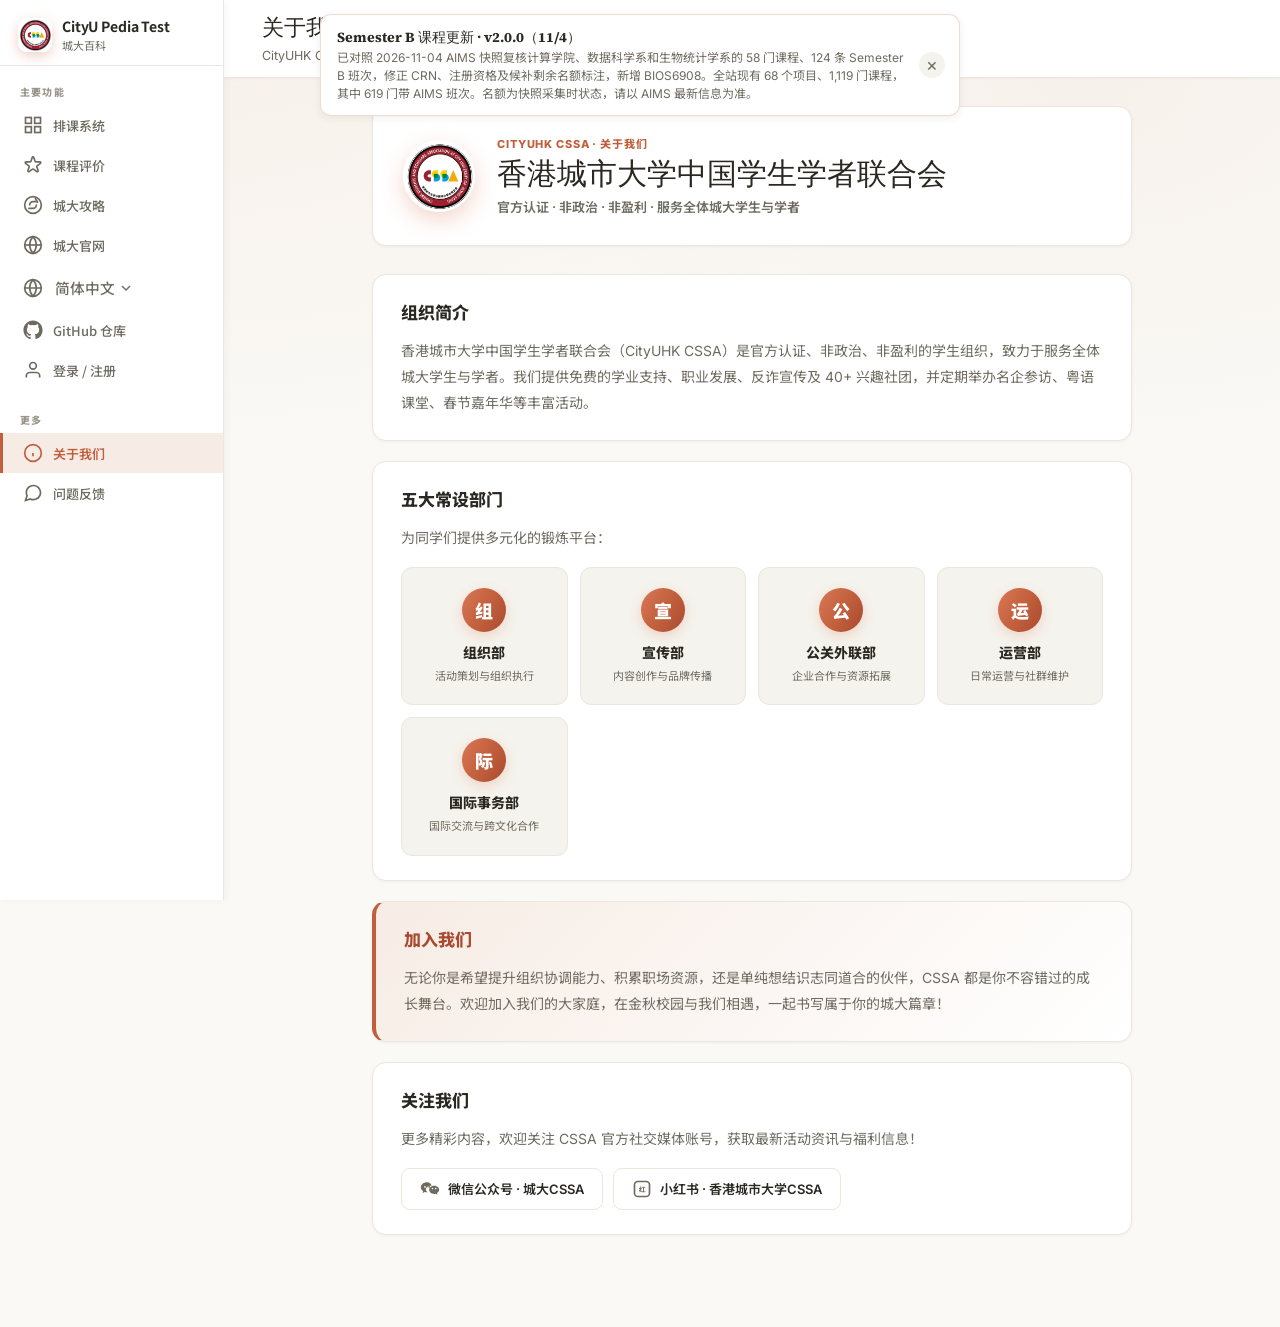
<file: about.html>
﻿<!doctype html>
<html lang="zh-CN">
  <head>
    <meta charset="UTF-8">
    <meta name="viewport" content="width=device-width, initial-scale=1.0">
    <meta name="description" content="关于我们 · 香港城市大学中国学生学者联合会 CityUHK CSSA">
    <title>关于我们 · CityU Pedia Test</title>
    <link rel="icon" type="image/png" href="assets/favicon.png">
    <link rel="preconnect" href="https://fonts.googleapis.com">
    <link rel="preconnect" href="https://fonts.gstatic.com" crossorigin>
    <link rel="stylesheet" href="https://fonts.googleapis.com/css2?family=Inter:wght@400;500;600;700&family=Noto+Sans+SC:wght@300;400;500;600;700&family=Source+Serif+4:opsz,wght@8..60,400;8..60,600;8..60,700&display=swap" media="print" onload="this.media='all'">
    <link rel="stylesheet" href="assets/styles.css?v=20261004a">
  </head>
  <body data-page="about">
    <aside class="sidebar" id="sidebar">
      <div class="sidebar-header">
        <a class="brand" href="index.html" aria-label="CityU Pedia Test 首页">
          <img class="brand-mark" src="assets/cssa-logo.png" alt="CSSA Logo">
          <span class="brand-text"><strong>CityU Pedia Test</strong><small>城大百科</small></span>
        </a>
      </div>
      <nav class="sidebar-menu" aria-label="主导航">
        <div class="menu-group">
          <span class="menu-group-title" data-i18n="nav.group.main">主要功能</span>
          <a class="menu-item" href="index.html">
            <svg viewBox="0 0 24 24" fill="none" stroke="currentColor" stroke-width="2" width="20" height="20" aria-hidden="true"><rect x="3" y="3" width="7" height="7" /><rect x="14" y="3" width="7" height="7" /><rect x="14" y="14" width="7" height="7" /><rect x="3" y="14" width="7" height="7" /></svg>
            <span data-i18n="nav.courses">排课系统</span>
          </a>
          <a class="menu-item" href="reviews.html">
            <svg viewBox="0 0 24 24" fill="none" stroke="currentColor" stroke-width="2" width="20" height="20" aria-hidden="true"><path d="M11.049 2.927c.3-.921 1.603-.921 1.902 0l1.519 4.674a1 1 0 0 0 .95.69h4.915c.969 0 1.371 1.24.588 1.81l-3.976 2.888a1 1 0 0 0-.363 1.118l1.518 4.674c.3.922-.755 1.688-1.538 1.118l-3.976-2.888a1 1 0 0 0-1.176 0l-3.976 2.888c-.783.57-1.838-.196-1.538-1.118l1.518-4.674a1 1 0 0 0-.363-1.118l-3.976-2.888c-.784-.57-.38-1.81.588-1.81h4.914a1 1 0 0 0 .951-.69l1.519-4.674z"/></svg>
            <span data-i18n="nav.reviews">课程评价</span>
          </a>
          <a class="menu-item" href="guide.html">
            <svg viewBox="0 0 24 24" fill="none" stroke="currentColor" stroke-width="2" stroke-linecap="round" stroke-linejoin="round" width="20" height="20" aria-hidden="true"><path d="M14.936 4.5 17.5 8.5"/><circle cx="12" cy="12" r="10"/><path d="M8 12a4 4 0 0 1 4-4h5"/><path d="M16 12a4 4 0 0 1-4 4H7"/></svg>
            <span data-i18n="nav.guide">城大攻略</span>
          </a>
          <a class="menu-item" href="https://www.cityu.edu.hk" target="_blank" rel="noopener noreferrer">
            <svg viewBox="0 0 24 24" fill="none" stroke="currentColor" stroke-width="2" width="20" height="20" aria-hidden="true"><circle cx="12" cy="12" r="10"></circle><line x1="2" y1="12" x2="22" y2="12"></line><path d="M12 2a15.3 15.3 0 0 1 4 10 15.3 15.3 0 0 1-4 10 15.3 15.3 0 0 1-4-10 15.3 15.3 0 0 1 4-10z"></path></svg>
            <span data-i18n="nav.cityu">城大官网</span>
          </a>
          <div class="menu-item lang-switch">
            <svg viewBox="0 0 24 24" fill="none" stroke="currentColor" stroke-width="2" stroke-linecap="round" stroke-linejoin="round" width="20" height="20" aria-hidden="true"><circle cx="12" cy="12" r="10"></circle><line x1="2" y1="12" x2="22" y2="12"></line><path d="M12 2a15.3 15.3 0 0 1 4 10 15.3 15.3 0 0 1-4 10 15.3 15.3 0 0 1-4-10 15.3 15.3 0 0 1 4-10z"></path></svg>
            <select id="lang-select" class="lang-select" aria-label="语言 / Language">
              <option value="zh">简体中文</option>
              <option value="zh-Hant">繁體中文</option>
              <option value="en">English</option>
            </select>
          </div>
          <a class="menu-item" href="https://github.com/Famalhaut04/CityUPedia" target="_blank" rel="noopener noreferrer">
            <svg viewBox="0 0 24 24" fill="currentColor" width="20" height="20" aria-hidden="true"><path d="M12 .5C5.65.5.5 5.65.5 12c0 5.08 3.29 9.39 7.86 10.91.58.11.79-.25.79-.56 0-.27-.01-1.17-.02-2.12-3.2.7-3.87-1.36-3.87-1.36-.52-1.33-1.28-1.69-1.28-1.69-1.04-.71.08-.7.08-.7 1.15.08 1.76 1.18 1.76 1.18 1.03 1.76 2.7 1.25 3.35.96.1-.75.4-1.25.72-1.54-2.55-.29-5.23-1.28-5.23-5.68 0-1.26.45-2.29 1.18-3.1-.12-.29-.51-1.46.11-3.05 0 0 .97-.31 3.18 1.18a11.1 11.1 0 0 1 5.79 0c2.2-1.49 3.17-1.18 3.17-1.18.62 1.59.23 2.76.11 3.05.74.81 1.18 1.84 1.18 3.1 0 4.41-2.69 5.38-5.25 5.67.41.35.77 1.05.77 2.12 0 1.53-.01 2.76-.01 3.14 0 .31.21.67.8.56A11.5 11.5 0 0 0 23.5 12C23.5 5.65 18.35.5 12 .5z"/></svg>
            <span data-i18n="nav.github">GitHub 仓库</span>
          </a>
          <a class="menu-item" href="login.html" hidden>
            <svg viewBox="0 0 24 24" fill="none" stroke="currentColor" stroke-width="2" width="20" height="20" aria-hidden="true"><path d="M20 21v-2a4 4 0 0 0-4-4H8a4 4 0 0 0-4 4v2"/><circle cx="12" cy="7" r="4"/></svg>
            <span data-i18n="nav.account">登录 / 注册</span>
          </a>
        </div>
        <div class="menu-group">
          <span class="menu-group-title" data-i18n="nav.group.more">更多</span>
          <a class="menu-item active" href="about.html">
            <svg viewBox="0 0 24 24" fill="none" stroke="currentColor" stroke-width="2" width="20" height="20" aria-hidden="true"><circle cx="12" cy="12" r="10"></circle><line x1="12" y1="16" x2="12" y2="12"></line><line x1="12" y1="8" x2="12.01" y2="8"></line></svg>
            <span data-i18n="nav.about">关于我们</span>
          </a>
          <a class="menu-item" href="feedback.html">
            <svg viewBox="0 0 24 24" fill="none" stroke="currentColor" stroke-width="2" width="20" height="20" aria-hidden="true"><path d="M21 11.5a8.38 8.38 0 0 1-.9 3.8 8.5 8.5 0 0 1-7.6 4.7 8.38 8.38 0 0 1-3.8-.9L3 21l1.9-5.7a8.38 8.38 0 0 1-.9-3.8 8.5 8.5 0 0 1 4.7-7.6 8.38 8.38 0 0 1 3.8-.9h.5a8.48 8.48 0 0 1 8 8v.5z"></path></svg>
            <span data-i18n="nav.feedback">问题反馈</span>
          </a>
        </div>
      </nav>

    </aside>

    <main class="about-page main-content">
      <header class="top-bar">
        <div class="page-title-wrap">
          <h1 class="top-title" data-i18n="nav.about">关于我们</h1>
          <p class="top-subtitle">CityUHK CSSA · 香港城市大学中国学生学者联合会</p>
        </div>
      </header>

      <section class="about-page-body">
        <div class="about-page-hero">
          <img class="about-hero-logo" src="assets/cssa-logo.png" alt="CSSA Logo">
          <div class="about-hero-text">
            <p class="eyebrow" data-i18n="about.subtitle">CityUHK CSSA · 关于我们</p>
            <h2>香港城市大学中国学生学者联合会</h2>
            <p class="about-hero-tagline">官方认证 · 非政治 · 非盈利 · 服务全体城大学生与学者</p>
          </div>
        </div>

        <div class="about-page-card">
          <h3 data-i18n="about.intro.title">组织简介</h3>
          <p data-i18n="about.intro">香港城市大学中国学生学者联合会（CityUHK CSSA）是官方认证、非政治、非盈利的学生组织，致力于服务全体城大学生与学者。我们提供免费的学业支持、职业发展、反诈宣传及 40+ 兴趣社团，并定期举办名企参访、粤语课堂、春节嘉年华等丰富活动。</p>
        </div>

        <div class="about-page-card">
          <h3 data-i18n="about.dept.title">五大常设部门</h3>
          <p data-i18n="about.dept.desc">为同学们提供多元化的锻炼平台：</p>
          <div class="about-dept-grid">
            <div class="about-dept-item">
              <div class="about-dept-icon">组</div>
              <strong>组织部</strong>
              <span>活动策划与组织执行</span>
            </div>
            <div class="about-dept-item">
              <div class="about-dept-icon">宣</div>
              <strong>宣传部</strong>
              <span>内容创作与品牌传播</span>
            </div>
            <div class="about-dept-item">
              <div class="about-dept-icon">公</div>
              <strong>公关外联部</strong>
              <span>企业合作与资源拓展</span>
            </div>
            <div class="about-dept-item">
              <div class="about-dept-icon">运</div>
              <strong>运营部</strong>
              <span>日常运营与社群维护</span>
            </div>
            <div class="about-dept-item">
              <div class="about-dept-icon">际</div>
              <strong>国际事务部</strong>
              <span>国际交流与跨文化合作</span>
            </div>
          </div>
        </div>

        <div class="about-page-card about-page-cta">
          <h3 data-i18n="about.join.title">加入我们</h3>
          <p data-i18n="about.cta">无论你是希望提升组织协调能力、积累职场资源，还是单纯想结识志同道合的伙伴，CSSA 都是你不容错过的成长舞台。欢迎加入我们的大家庭，在金秋校园与我们相遇，一起书写属于你的城大篇章！</p>
        </div>

        <div class="about-page-card about-page-follow">
          <h3 data-i18n="about.follow.title">关注我们</h3>
          <p data-i18n="about.follow">更多精彩内容，欢迎关注 CSSA 官方社交媒体账号，获取最新活动资讯与福利信息！</p>
          <div class="about-links">
            <a href="https://mp.weixin.qq.com/" target="_blank" rel="noopener noreferrer">
              <svg viewBox="0 0 24 24" fill="currentColor" width="20" height="20" aria-hidden="true"><path d="M8.5 4C4.36 4 1 6.69 1 10c0 1.89 1.08 3.56 2.78 4.66L3 17l2.5-1.5c.96.24 1.96.37 3 .37.34 0 .67-.02 1-.05C7.55 15.1 7 14.1 7 13c0-2.76 2.69-5 6-5 .34 0 .67.03 1 .08C13.34 5.65 11.13 4 8.5 4zM6 8.5a1 1 0 110 2 1 1 0 010-2zm5 0a1 1 0 110 2 1 1 0 010-2z"/><path d="M23 13c0-2.76-2.69-5-6-5s-6 2.24-6 5 2.69 5 6 5c.67 0 1.31-.08 1.91-.23L21 19l-.6-2.2C22.02 15.85 23 14.52 23 13zm-8-.5a1 1 0 110-2 1 1 0 010 2zm4 0a1 1 0 110-2 1 1 0 010 2z"/></svg>
              <span>微信公众号 · 城大CSSA</span>
            </a>
            <a href="https://www.xiaohongshu.com/" target="_blank" rel="noopener noreferrer">
              <svg viewBox="0 0 24 24" fill="none" stroke="currentColor" stroke-width="2" width="20" height="20" aria-hidden="true"><rect x="3" y="3" width="18" height="18" rx="4"/><text x="12" y="16" text-anchor="middle" font-size="8" font-weight="bold" fill="currentColor" stroke="none">红</text></svg>
              <span>小红书 · 香港城市大学CSSA</span>
            </a>
          </div>
        </div>
      </section>
    </main>

    <div id="toast" class="toast" role="status" aria-live="polite"></div>
    <script src="assets/cloud-config.js?v=20260812f"></script>
<script src="assets/lark-config.js?v=20260819a"></script>
    <script src="assets/shared.js?v=20261104-v201"></script>
  </body>
</html>
</file>
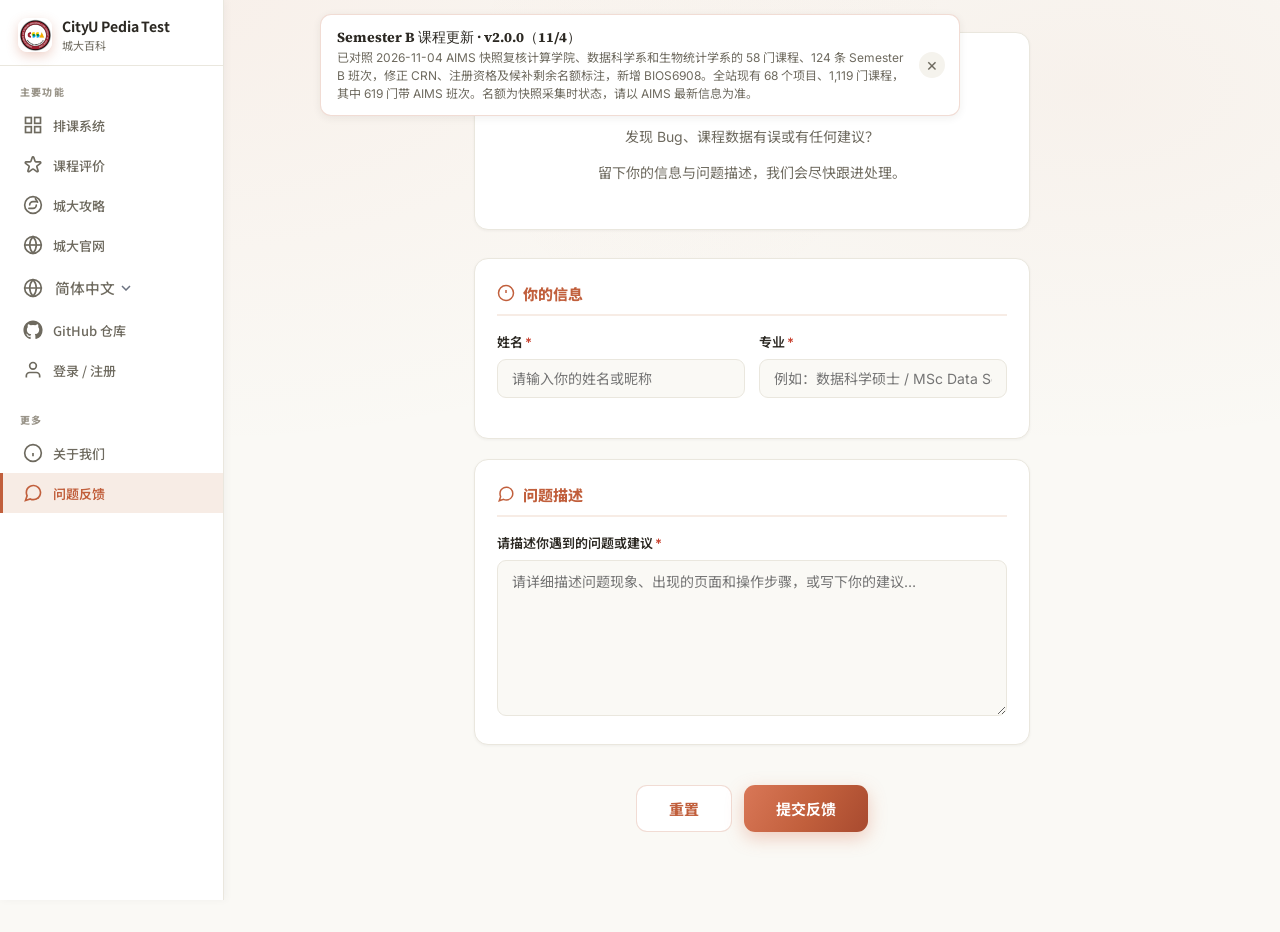
<file: feedback.html>
﻿<!doctype html>
<html lang="zh-CN">
<head>
  <meta charset="UTF-8">
  <meta name="viewport" content="width=device-width, initial-scale=1.0">
  <meta name="description" content="CityU Pedia Test · 问题反馈">
  <title>问题反馈 · CityU Pedia Test</title>
  <link rel="icon" type="image/png" href="assets/favicon.png">
  <link rel="preconnect" href="https://fonts.googleapis.com">
  <link rel="preconnect" href="https://fonts.gstatic.com" crossorigin>
  <link rel="stylesheet" href="https://fonts.googleapis.com/css2?family=Inter:wght@400;500;600;700&family=Noto+Sans+SC:wght@300;400;500;600;700&family=Source+Serif+4:opsz,wght@8..60,400;8..60,600;8..60,700&display=swap" media="print" onload="this.media='all'">
  <link rel="stylesheet" href="assets/styles.css?v=20261004a">
  <style>
    /* 问题反馈专用样式 */
    .feedback-page { max-width: 720px; margin: 0 auto; padding: 32px 24px 80px; }

    .feedback-hero {
      text-align: center;
      margin-bottom: 28px;
      padding: 30px 24px;
      border: 1px solid var(--border);
      border-radius: var(--radius-lg);
      background: var(--card);
      box-shadow: var(--shadow-card);
    }
    .feedback-hero h1 {
      font-family: var(--font-serif);
      font-size: 24px; font-weight: 700;
      color: var(--ink);
      margin-bottom: 8px;
    }
    .feedback-hero p {
      color: var(--muted);
      font-size: 14px;
      line-height: 1.6;
    }

    .feedback-card {
      margin-bottom: 20px;
      padding: 24px 22px;
      border: 1px solid var(--border);
      border-radius: var(--radius-lg);
      background: var(--card);
      box-shadow: var(--shadow-card);
    }
    .feedback-card-title {
      font-size: 15px;
      font-weight: 800;
      color: var(--primary);
      margin-bottom: 16px;
      padding-bottom: 10px;
      border-bottom: 2px solid var(--primary-soft);
      display: flex;
      align-items: center;
      gap: 8px;
    }
    .feedback-card-title svg { flex-shrink: 0; }

    .feedback-field { margin-bottom: 16px; }
    .feedback-field:last-child { margin-bottom: 0; }
    .feedback-label {
      display: block;
      font-size: 13px;
      font-weight: 600;
      color: var(--ink);
      margin-bottom: 8px;
    }
    .feedback-label .required { color: var(--danger); margin-left: 2px; }

    .feedback-input,
    .feedback-textarea {
      width: 100%;
      padding: 10px 14px;
      border: 1.5px solid var(--border);
      border-radius: var(--radius-sm);
      background: var(--bg);
      color: var(--ink);
      font-size: 14px;
      font-family: inherit;
      transition: border-color 200ms, box-shadow 200ms;
      box-sizing: border-box;
    }
    .feedback-input:focus,
    .feedback-textarea:focus {
      outline: none;
      border-color: var(--primary);
      box-shadow: 0 0 0 3px var(--primary-soft);
    }
    .feedback-textarea { resize: vertical; min-height: 140px; line-height: 1.6; }

    .feedback-name-row {
      display: grid;
      grid-template-columns: 1fr 1fr;
      gap: 14px;
    }

    .feedback-submit-bar {
      position: sticky;
      bottom: 0;
      display: flex;
      gap: 12px;
      justify-content: center;
      padding: 20px;
      background: linear-gradient(to top, var(--bg) 60%, transparent);
    }
    .feedback-btn {
      padding: 12px 32px;
      border: none;
      border-radius: var(--radius-md);
      font-size: 15px;
      font-weight: 700;
      cursor: pointer;
      transition: all 200ms;
      font-family: inherit;
    }
    .feedback-btn-primary {
      background: var(--accent-gradient);
      color: #fff;
      box-shadow: 0 6px 18px rgba(217,119,87,0.35);
    }
    .feedback-btn-primary:hover { transform: translateY(-2px); box-shadow: 0 8px 24px rgba(217,119,87,0.45); }
    .feedback-btn-secondary {
      background: var(--card);
      color: var(--primary);
      border: 1.5px solid var(--primary-border);
    }
    .feedback-btn-secondary:hover { background: var(--primary-soft); }

    .feedback-result-overlay {
      display: none;
      position: fixed;
      inset: 0;
      background: rgba(0,0,0,0.5);
      z-index: 1000;
      align-items: center;
      justify-content: center;
      padding: 24px;
    }
    .feedback-result-overlay.show { display: flex; }
    .feedback-result-card {
      width: 100%;
      max-width: 520px;
      padding: 28px 24px;
      border-radius: var(--radius-lg);
      background: var(--card);
      box-shadow: 0 20px 60px rgba(0,0,0,0.2);
    }
    .feedback-result-card h3 {
      font-size: 17px;
      font-weight: 800;
      color: var(--primary);
      margin-bottom: 8px;
    }
    .feedback-result-card p {
      font-size: 13px;
      color: var(--muted);
      margin-bottom: 14px;
    }
    .feedback-result-box {
      width: 100%;
      min-height: 140px;
      max-height: 260px;
      padding: 14px;
      border: 1.5px solid var(--border);
      border-radius: var(--radius-sm);
      background: var(--bg);
      color: var(--ink);
      font-size: 12px;
      line-height: 1.6;
      resize: vertical;
      box-sizing: border-box;
      font-family: 'Cascadia Code', 'Consolas', monospace;
    }
    .feedback-result-actions {
      display: flex;
      gap: 10px;
      margin-top: 14px;
      flex-wrap: wrap;
    }

    @media (max-width: 640px) {
      .feedback-page { padding: 20px 14px 60px; }
      .feedback-card { padding: 18px 14px; }
      .feedback-name-row { grid-template-columns: 1fr; }
    }
  </style>
</head>
<body data-page="feedback">
  <aside class="sidebar" id="sidebar">
    <div class="sidebar-header">
      <a class="brand" href="index.html" aria-label="CityU Pedia Test 首页">
        <img class="brand-mark" src="assets/cssa-logo.png" alt="CSSA Logo">
        <span class="brand-text"><strong>CityU Pedia Test</strong><small>城大百科</small></span>
      </a>
    </div>
    <nav class="sidebar-menu" aria-label="主导航">
        <div class="menu-group">
          <span class="menu-group-title" data-i18n="nav.group.main">主要功能</span>
          <a class="menu-item" href="index.html">
            <svg viewBox="0 0 24 24" fill="none" stroke="currentColor" stroke-width="2" width="20" height="20" aria-hidden="true"><rect x="3" y="3" width="7" height="7" /><rect x="14" y="3" width="7" height="7" /><rect x="14" y="14" width="7" height="7" /><rect x="3" y="14" width="7" height="7" /></svg>
            <span data-i18n="nav.courses">排课系统</span>
          </a>
          <a class="menu-item" href="reviews.html">
            <svg viewBox="0 0 24 24" fill="none" stroke="currentColor" stroke-width="2" width="20" height="20" aria-hidden="true"><path d="M11.049 2.927c.3-.921 1.603-.921 1.902 0l1.519 4.674a1 1 0 0 0 .95.69h4.915c.969 0 1.371 1.24.588 1.81l-3.976 2.888a1 1 0 0 0-.363 1.118l1.518 4.674c.3.922-.755 1.688-1.538 1.118l-3.976-2.888a1 1 0 0 0-1.176 0l-3.976 2.888c-.783.57-1.838-.196-1.538-1.118l1.518-4.674a1 1 0 0 0-.363-1.118l-3.976-2.888c-.784-.57-.38-1.81.588-1.81h4.914a1 1 0 0 0 .951-.69l1.519-4.674z"/></svg>
            <span data-i18n="nav.reviews">课程评价</span>
          </a>
          <a class="menu-item" href="guide.html">
            <svg viewBox="0 0 24 24" fill="none" stroke="currentColor" stroke-width="2" stroke-linecap="round" stroke-linejoin="round" width="20" height="20" aria-hidden="true"><path d="M14.936 4.5 17.5 8.5"/><circle cx="12" cy="12" r="10"/><path d="M8 12a4 4 0 0 1 4-4h5"/><path d="M16 12a4 4 0 0 1-4 4H7"/></svg>
            <span data-i18n="nav.guide">城大攻略</span>
          </a>
          <a class="menu-item" href="https://www.cityu.edu.hk" target="_blank" rel="noopener noreferrer">
            <svg viewBox="0 0 24 24" fill="none" stroke="currentColor" stroke-width="2" width="20" height="20" aria-hidden="true"><circle cx="12" cy="12" r="10"></circle><line x1="2" y1="12" x2="22" y2="12"></line><path d="M12 2a15.3 15.3 0 0 1 4 10 15.3 15.3 0 0 1-4 10 15.3 15.3 0 0 1-4-10 15.3 15.3 0 0 1 4-10z"></path></svg>
            <span data-i18n="nav.cityu">城大官网</span>
          </a>
          <div class="menu-item lang-switch">
            <svg viewBox="0 0 24 24" fill="none" stroke="currentColor" stroke-width="2" stroke-linecap="round" stroke-linejoin="round" width="20" height="20" aria-hidden="true"><circle cx="12" cy="12" r="10"></circle><line x1="2" y1="12" x2="22" y2="12"></line><path d="M12 2a15.3 15.3 0 0 1 4 10 15.3 15.3 0 0 1-4 10 15.3 15.3 0 0 1-4-10 15.3 15.3 0 0 1 4-10z"></path></svg>
            <select id="lang-select" class="lang-select" aria-label="语言 / Language">
              <option value="zh">简体中文</option>
              <option value="zh-Hant">繁體中文</option>
              <option value="en">English</option>
            </select>
          </div>
          <a class="menu-item" href="https://github.com/Famalhaut04/CityUPedia" target="_blank" rel="noopener noreferrer">
            <svg viewBox="0 0 24 24" fill="currentColor" width="20" height="20" aria-hidden="true"><path d="M12 .5C5.65.5.5 5.65.5 12c0 5.08 3.29 9.39 7.86 10.91.58.11.79-.25.79-.56 0-.27-.01-1.17-.02-2.12-3.2.7-3.87-1.36-3.87-1.36-.52-1.33-1.28-1.69-1.28-1.69-1.04-.71.08-.7.08-.7 1.15.08 1.76 1.18 1.76 1.18 1.03 1.76 2.7 1.25 3.35.96.1-.75.4-1.25.72-1.54-2.55-.29-5.23-1.28-5.23-5.68 0-1.26.45-2.29 1.18-3.1-.12-.29-.51-1.46.11-3.05 0 0 .97-.31 3.18 1.18a11.1 11.1 0 0 1 5.79 0c2.2-1.49 3.17-1.18 3.17-1.18.62 1.59.23 2.76.11 3.05.74.81 1.18 1.84 1.18 3.1 0 4.41-2.69 5.38-5.25 5.67.41.35.77 1.05.77 2.12 0 1.53-.01 2.76-.01 3.14 0 .31.21.67.8.56A11.5 11.5 0 0 0 23.5 12C23.5 5.65 18.35.5 12 .5z"/></svg>
            <span data-i18n="nav.github">GitHub 仓库</span>
          </a>
          <a class="menu-item" href="login.html" hidden>
            <svg viewBox="0 0 24 24" fill="none" stroke="currentColor" stroke-width="2" width="20" height="20" aria-hidden="true"><path d="M20 21v-2a4 4 0 0 0-4-4H8a4 4 0 0 0-4 4v2"/><circle cx="12" cy="7" r="4"/></svg>
            <span data-i18n="nav.account">登录 / 注册</span>
          </a>
        </div>
        <div class="menu-group">
          <span class="menu-group-title" data-i18n="nav.group.more">更多</span>
          <a class="menu-item" href="about.html">
            <svg viewBox="0 0 24 24" fill="none" stroke="currentColor" stroke-width="2" width="20" height="20" aria-hidden="true"><circle cx="12" cy="12" r="10"></circle><line x1="12" y1="16" x2="12" y2="12"></line><line x1="12" y1="8" x2="12.01" y2="8"></line></svg>
            <span data-i18n="nav.about">关于我们</span>
          </a>
          <a class="menu-item active" href="feedback.html">
            <svg viewBox="0 0 24 24" fill="none" stroke="currentColor" stroke-width="2" width="20" height="20" aria-hidden="true"><path d="M21 11.5a8.38 8.38 0 0 1-.9 3.8 8.5 8.5 0 0 1-7.6 4.7 8.38 8.38 0 0 1-3.8-.9L3 21l1.9-5.7a8.38 8.38 0 0 1-.9-3.8 8.5 8.5 0 0 1 4.7-7.6 8.38 8.38 0 0 1 3.8-.9h.5a8.48 8.48 0 0 1 8 8v.5z"></path></svg>
            <span data-i18n="nav.feedback">问题反馈</span>
          </a>
        </div>
      </nav>

  </aside>

  <main class="main-content">
    <div class="feedback-page">
      <div class="feedback-hero">
        <h1 data-i18n="feedback.hero.title">问题反馈</h1>
        <p data-i18n="feedback.hero.line1">发现 Bug、课程数据有误或有任何建议？</p>
        <p data-i18n="feedback.hero.line2">留下你的信息与问题描述，我们会尽快跟进处理。</p>
      </div>

      <form id="feedback-form">
        <!-- 窗口一：姓名 + 专业 -->
        <div class="feedback-card">
          <div class="feedback-card-title">
            <svg viewBox="0 0 24 24" fill="none" stroke="currentColor" stroke-width="2" width="18" height="18" aria-hidden="true"><circle cx="12" cy="12" r="10"></circle><path d="M12 8v4"></path><path d="M12 16h.01"></path></svg>
            <span data-i18n="feedback.section.info">你的信息</span>
          </div>
          <div class="feedback-name-row">
            <div class="feedback-field">
              <label class="feedback-label" for="fb-name"><span data-i18n="feedback.label.name">姓名</span><span class="required">*</span></label>
              <input class="feedback-input" type="text" id="fb-name" name="name" data-i18n="feedback.placeholder.name" placeholder="请输入你的姓名或昵称" autocomplete="name">
            </div>
            <div class="feedback-field">
              <label class="feedback-label" for="fb-programme"><span data-i18n="feedback.label.programme">专业</span><span class="required">*</span></label>
              <input class="feedback-input" type="text" id="fb-programme" name="programme" data-i18n="feedback.placeholder.programme" placeholder="例如：数据科学硕士 / MSc Data Science" autocomplete="organization-title">
            </div>
          </div>
        </div>

        <!-- 窗口二：问题描述 -->
        <div class="feedback-card">
          <div class="feedback-card-title">
            <svg viewBox="0 0 24 24" fill="none" stroke="currentColor" stroke-width="2" width="18" height="18" aria-hidden="true"><path d="M21 11.5a8.38 8.38 0 0 1-.9 3.8 8.5 8.5 0 0 1-7.6 4.7 8.38 8.38 0 0 1-3.8-.9L3 21l1.9-5.7a8.38 8.38 0 0 1-.9-3.8 8.5 8.5 0 0 1 4.7-7.6 8.38 8.38 0 0 1 3.8-.9h.5a8.48 8.48 0 0 1 8 8v.5z"></path></svg>
            <span data-i18n="feedback.section.description">问题描述</span>
          </div>
          <div class="feedback-field">
            <label class="feedback-label" for="fb-desc"><span data-i18n="feedback.label.description">请描述你遇到的问题或建议</span><span class="required">*</span></label>
            <textarea class="feedback-textarea" id="fb-desc" name="description" rows="6" data-i18n="feedback.placeholder.description" placeholder="请详细描述问题现象、出现的页面和操作步骤，或写下你的建议…"></textarea>
          </div>
        </div>

        <div class="feedback-submit-bar">
          <button type="button" class="feedback-btn feedback-btn-secondary" data-i18n="feedback.btn.reset" onclick="document.getElementById('feedback-form').reset()">重置</button>
          <button type="submit" class="feedback-btn feedback-btn-primary" data-i18n="feedback.btn.submit">提交反馈</button>
        </div>
      </form>
    </div>
  </main>

  <!-- 结果弹窗 -->
  <div class="feedback-result-overlay" id="result-overlay">
    <div class="feedback-result-card">
      <h3 data-i18n="feedback.result.title">反馈已生成</h3>
      <p data-i18n="feedback.result.desc">请复制以下内容，发送给管理员或提交到 GitHub Issues：</p>
      <textarea class="feedback-result-box" id="result-text" readonly></textarea>
      <div class="feedback-result-actions">
        <button class="feedback-btn feedback-btn-primary" data-i18n="feedback.result.copy" onclick="copyResult()">复制内容</button>
        <a class="feedback-btn feedback-btn-secondary" data-i18n="feedback.result.github" href="https://github.com/Famalhaut04/CityUPedia/issues/new" target="_blank" rel="noopener noreferrer" style="text-decoration:none;display:inline-flex;align-items:center;justify-content:center;">提交到 GitHub</a>
        <button class="feedback-btn feedback-btn-secondary" data-i18n="feedback.result.close" onclick="closeResult()">关闭</button>
      </div>
    </div>
  </div>

  <div id="toast" class="toast" role="status" aria-live="polite"></div>
  <script src="assets/cloud-config.js?v=20260812f"></script>
<script src="assets/lark-config.js?v=20260819a"></script>
  <script src="assets/shared.js?v=20261104-v201"></script>
  <script>
    function showToast(msg) {
      const toast = document.getElementById('toast');
      if (!toast) return;
      toast.textContent = msg;
      toast.classList.add('show');
      clearTimeout(showToast.timer);
      showToast.timer = setTimeout(() => toast.classList.remove('show'), 2200);
    }

    document.getElementById('feedback-form').addEventListener('submit', function(e) {
      e.preventDefault();

      const name = document.getElementById('fb-name').value.trim();
      const programme = document.getElementById('fb-programme').value.trim();
      const description = document.getElementById('fb-desc').value.trim();

      if (!name) { showToast('请填写姓名'); return; }
      if (!programme) { showToast('请填写专业'); return; }
      if (!description) { showToast('请描述你遇到的问题'); return; }

      const lines = [];
      lines.push('═════════════════════════════════');
      lines.push('  CityU Pedia Test · 问题反馈');
      lines.push('  提交时间：' + new Date().toLocaleString('zh-CN'));
      lines.push('═════════════════════════════════');
      lines.push('');
      lines.push('【姓名】' + name);
      lines.push('【专业】' + programme);
      lines.push('');
      lines.push('【问题描述】');
      lines.push(description);
      lines.push('');
      lines.push('═════════════════════════════════');

      document.getElementById('result-text').value = lines.join('\n');
      document.getElementById('result-overlay').classList.add('show');
    });

    // 优先使用 Clipboard API；execCommand 已废弃，且失败时只返回 false 不抛错，
    // 旧写法会在没复制成功的情况下照样提示“已复制到剪贴板”
    function legacyCopy(text) {
      text.select();
      text.setSelectionRange(0, 99999);
      try {
        return document.execCommand('copy');
      } catch (err) {
        return false;
      }
    }

    function copyResult() {
      const text = document.getElementById('result-text');
      const done = () => showToast('已复制到剪贴板');
      const fail = () => showToast('复制失败，请手动选择复制');
      if (navigator.clipboard && window.isSecureContext) {
        navigator.clipboard.writeText(text.value)
          .then(done)
          .catch(() => (legacyCopy(text) ? done() : fail()));
        return;
      }
      if (legacyCopy(text)) done();
      else fail();
    }

    function closeResult() {
      document.getElementById('result-overlay').classList.remove('show');
    }
  </script>
</body>
</html>
</file>
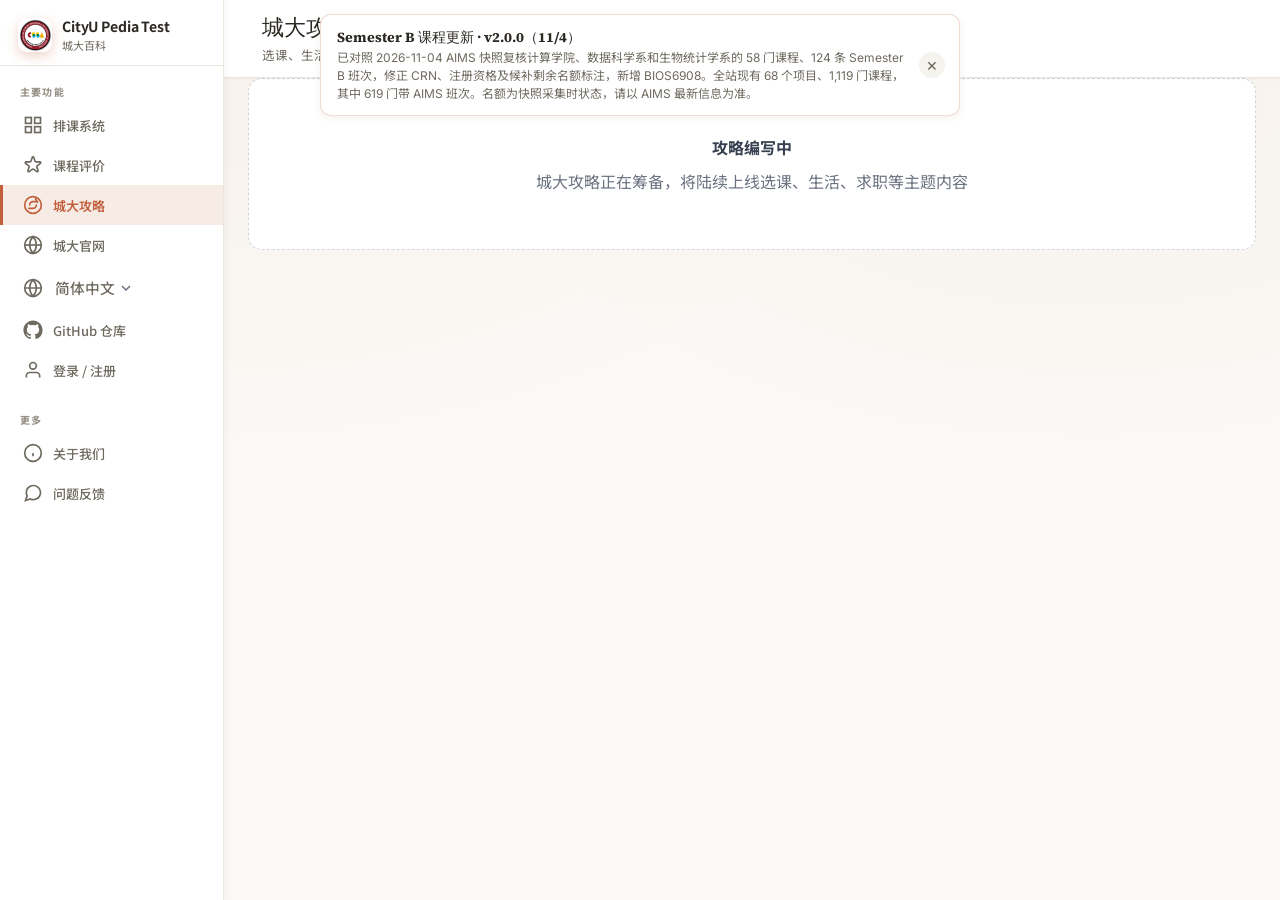
<file: guide.html>
<!doctype html>
<html lang="zh-CN">
  <head>
    <meta charset="UTF-8">
    <meta name="viewport" content="width=device-width, initial-scale=1.0">
    <meta name="description" content="城大攻略 · 选课、生活与求职主题攻略">
    <title>城大攻略 · CityU Pedia Test</title>
    <link rel="icon" type="image/png" href="assets/favicon.png">
    <link rel="preconnect" href="https://fonts.googleapis.com">
    <link rel="preconnect" href="https://fonts.gstatic.com" crossorigin>
    <link rel="stylesheet" href="https://fonts.googleapis.com/css2?family=Inter:wght@400;500;600;700&family=Noto+Sans+SC:wght@300;400;500;600;700&family=Source+Serif+4:opsz,wght@8..60,400;8..60,600;8..60,700&display=swap" media="print" onload="this.media='all'">
    <link rel="stylesheet" href="assets/styles.css?v=20261004a">
  </head>
  <body data-page="guide">
    <aside class="sidebar" id="sidebar">
      <div class="sidebar-header">
        <a class="brand" href="index.html" aria-label="CityU Pedia Test 首页">
          <img class="brand-mark" src="assets/cssa-logo.png" alt="CSSA Logo">
          <span class="brand-text"><strong>CityU Pedia Test</strong><small>城大百科</small></span>
        </a>
      </div>
      <nav class="sidebar-menu" aria-label="主导航">
        <div class="menu-group">
          <span class="menu-group-title" data-i18n="nav.group.main">主要功能</span>
          <a class="menu-item" href="index.html">
            <svg viewBox="0 0 24 24" fill="none" stroke="currentColor" stroke-width="2" width="20" height="20" aria-hidden="true"><rect x="3" y="3" width="7" height="7" /><rect x="14" y="3" width="7" height="7" /><rect x="14" y="14" width="7" height="7" /><rect x="3" y="14" width="7" height="7" /></svg>
            <span data-i18n="nav.courses">排课系统</span>
          </a>
          <a class="menu-item" href="reviews.html">
            <svg viewBox="0 0 24 24" fill="none" stroke="currentColor" stroke-width="2" width="20" height="20" aria-hidden="true"><path d="M11.049 2.927c.3-.921 1.603-.921 1.902 0l1.519 4.674a1 1 0 0 0 .95.69h4.915c.969 0 1.371 1.24.588 1.81l-3.976 2.888a1 1 0 0 0-.363 1.118l1.518 4.674c.3.922-.755 1.688-1.538 1.118l-3.976-2.888a1 1 0 0 0-1.176 0l-3.976 2.888c-.783.57-1.838-.196-1.538-1.118l1.518-4.674a1 1 0 0 0-.363-1.118l-3.976-2.888c-.784-.57-.38-1.81.588-1.81h4.914a1 1 0 0 0 .951-.69l1.519-4.674z"/></svg>
            <span data-i18n="nav.reviews">课程评价</span>
          </a>
          <a class="menu-item active" href="guide.html">
            <svg viewBox="0 0 24 24" fill="none" stroke="currentColor" stroke-width="2" stroke-linecap="round" stroke-linejoin="round" width="20" height="20" aria-hidden="true"><path d="M14.936 4.5 17.5 8.5"/><circle cx="12" cy="12" r="10"/><path d="M8 12a4 4 0 0 1 4-4h5"/><path d="M16 12a4 4 0 0 1-4 4H7"/></svg>
            <span data-i18n="nav.guide">城大攻略</span>
          </a>
          <a class="menu-item" href="https://www.cityu.edu.hk" target="_blank" rel="noopener noreferrer">
            <svg viewBox="0 0 24 24" fill="none" stroke="currentColor" stroke-width="2" width="20" height="20" aria-hidden="true"><circle cx="12" cy="12" r="10"></circle><line x1="2" y1="12" x2="22" y2="12"></line><path d="M12 2a15.3 15.3 0 0 1 4 10 15.3 15.3 0 0 1-4 10 15.3 15.3 0 0 1-4-10 15.3 15.3 0 0 1 4-10z"></path></svg>
            <span data-i18n="nav.cityu">城大官网</span>
          </a>
          <div class="menu-item lang-switch">
            <svg viewBox="0 0 24 24" fill="none" stroke="currentColor" stroke-width="2" stroke-linecap="round" stroke-linejoin="round" width="20" height="20" aria-hidden="true"><circle cx="12" cy="12" r="10"></circle><line x1="2" y1="12" x2="22" y2="12"></line><path d="M12 2a15.3 15.3 0 0 1 4 10 15.3 15.3 0 0 1-4 10 15.3 15.3 0 0 1-4-10 15.3 15.3 0 0 1 4-10z"></path></svg>
            <select id="lang-select" class="lang-select" aria-label="语言 / Language">
              <option value="zh">简体中文</option>
              <option value="zh-Hant">繁體中文</option>
              <option value="en">English</option>
            </select>
          </div>
          <a class="menu-item" href="https://github.com/Famalhaut04/CityUPedia" target="_blank" rel="noopener noreferrer">
            <svg viewBox="0 0 24 24" fill="currentColor" width="20" height="20" aria-hidden="true"><path d="M12 .5C5.65.5.5 5.65.5 12c0 5.08 3.29 9.39 7.86 10.91.58.11.79-.25.79-.56 0-.27-.01-1.17-.02-2.12-3.2.7-3.87-1.36-3.87-1.36-.52-1.33-1.28-1.69-1.28-1.69-1.04-.71.08-.7.08-.7 1.15.08 1.76 1.18 1.76 1.18 1.03 1.76 2.7 1.25 3.35.96.1-.75.4-1.25.72-1.54-2.55-.29-5.23-1.28-5.23-5.68 0-1.26.45-2.29 1.18-3.1-.12-.29-.51-1.46.11-3.05 0 0 .97-.31 3.18 1.18a11.1 11.1 0 0 1 5.79 0c2.2-1.49 3.17-1.18 3.17-1.18.62 1.59.23 2.76.11 3.05.74.81 1.18 1.84 1.18 3.1 0 4.41-2.69 5.38-5.25 5.67.41.35.77 1.05.77 2.12 0 1.53-.01 2.76-.01 3.14 0 .31.21.67.8.56A11.5 11.5 0 0 0 23.5 12C23.5 5.65 18.35.5 12 .5z"/></svg>
            <span data-i18n="nav.github">GitHub 仓库</span>
          </a>
          <a class="menu-item" href="login.html" hidden>
            <svg viewBox="0 0 24 24" fill="none" stroke="currentColor" stroke-width="2" width="20" height="20" aria-hidden="true"><path d="M20 21v-2a4 4 0 0 0-4-4H8a4 4 0 0 0-4 4v2"/><circle cx="12" cy="7" r="4"/></svg>
            <span data-i18n="nav.account">登录 / 注册</span>
          </a>
        </div>
        <div class="menu-group">
          <span class="menu-group-title" data-i18n="nav.group.more">更多</span>
          <a class="menu-item" href="about.html">
            <svg viewBox="0 0 24 24" fill="none" stroke="currentColor" stroke-width="2" width="20" height="20" aria-hidden="true"><circle cx="12" cy="12" r="10"></circle><line x1="12" y1="16" x2="12" y2="12"></line><line x1="12" y1="8" x2="12.01" y2="8"></line></svg>
            <span data-i18n="nav.about">关于我们</span>
          </a>
          <a class="menu-item" href="feedback.html">
            <svg viewBox="0 0 24 24" fill="none" stroke="currentColor" stroke-width="2" width="20" height="20" aria-hidden="true"><path d="M21 11.5a8.38 8.38 0 0 1-.9 3.8 8.5 8.5 0 0 1-7.6 4.7 8.38 8.38 0 0 1-3.8-.9L3 21l1.9-5.7a8.38 8.38 0 0 1-.9-3.8 8.5 8.5 0 0 1 4.7-7.6 8.38 8.38 0 0 1 3.8-.9h.5a8.48 8.48 0 0 1 8 8v.5z"/></svg>
            <span data-i18n="nav.feedback">问题反馈</span>
          </a>
        </div>
      </nav>

    </aside>

    <main class="guide-page main-content">
      <header class="top-bar">
        <div class="page-title-wrap">
          <h1 class="top-title" data-i18n="guide.title">城大攻略</h1>
          <p class="top-subtitle" data-i18n="guide.subtitle">选课、生活与求职的实用攻略合集</p>
        </div>
      </header>

      <section class="guide-page-body">
        <div id="guide-list" class="guide-grid" aria-live="polite">
          <div class="guide-empty">
            <strong data-i18n="guide.loading">正在加载攻略</strong>
          </div>
        </div>
        <div id="guide-detail" class="guide-detail" hidden></div>
      </section>
    </main>

    <script src="assets/shared.js"></script>
    <script src="assets/guide.js"></script>
  </body>
</html>
</file>
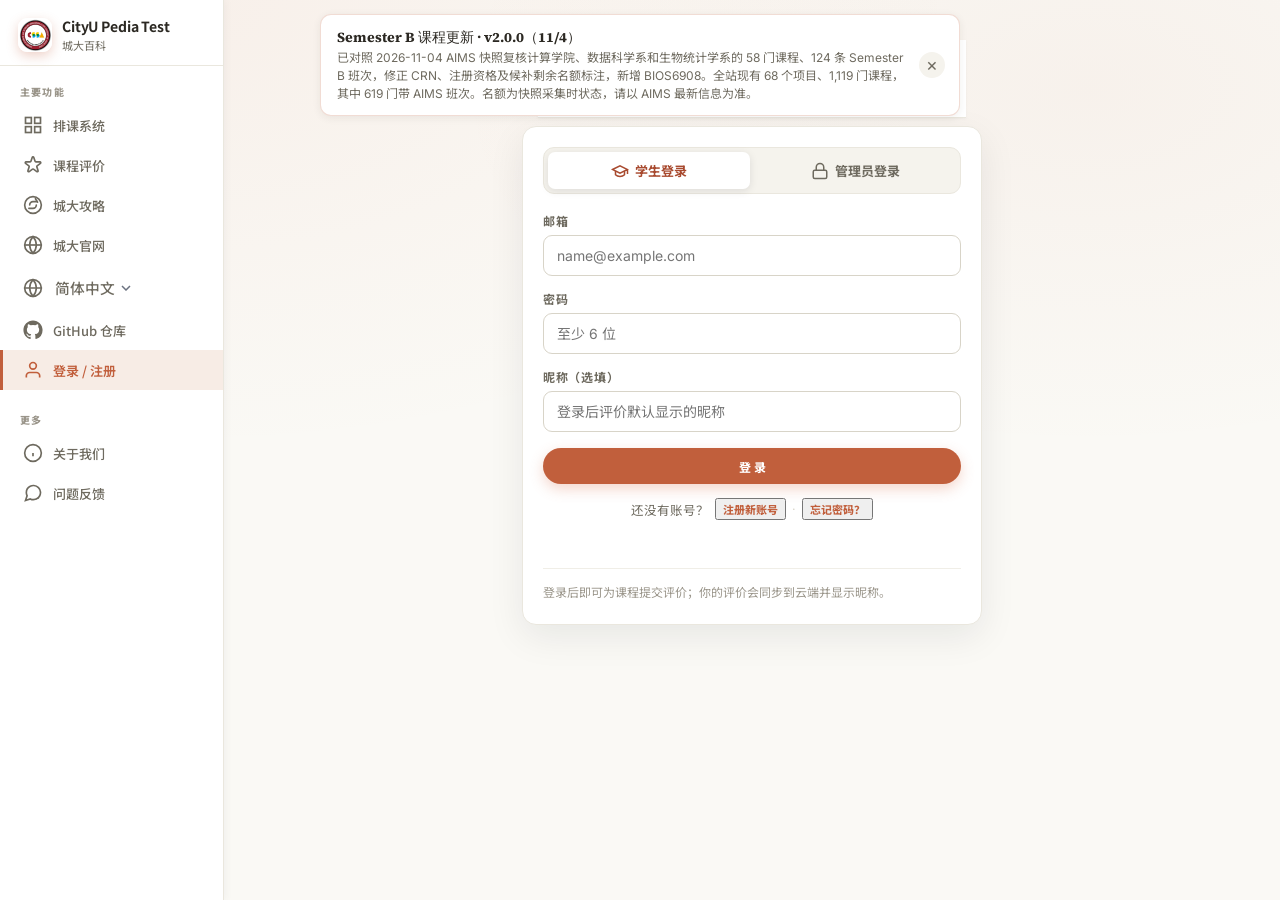
<file: login.html>
﻿<!doctype html>
<html lang="zh-CN">
  <head>
    <meta charset="UTF-8">
    <meta name="viewport" content="width=device-width, initial-scale=1.0">
    <meta name="description" content="CityU Pedia Test · 登录：学生登录后提交课程评价，管理员登录后可管理云端评价">
    <title>登录 · CityU Pedia Test</title>
    <link rel="icon" type="image/png" href="assets/favicon.png">
    <link rel="preconnect" href="https://fonts.googleapis.com">
    <link rel="preconnect" href="https://fonts.gstatic.com" crossorigin>
    <link rel="stylesheet" href="https://fonts.googleapis.com/css2?family=Inter:wght@400;500;600;700&family=Noto+Sans+SC:wght@300;400;500;600;700&family=Source+Serif+4:opsz,wght@8..60,400;8..60,600;8..60,700&display=swap" media="print" onload="this.media='all'">
    <link rel="stylesheet" href="assets/styles.css?v=20261004a">
  </head>
  <body data-page="login">
    <aside class="sidebar" id="sidebar">
      <div class="sidebar-header">
        <a class="brand" href="index.html" aria-label="CityU Pedia Test 首页">
          <img class="brand-mark" src="assets/cssa-logo.png" alt="CSSA Logo">
          <span class="brand-text"><strong>CityU Pedia Test</strong><small>城大百科</small></span>
        </a>
      </div>
      <nav class="sidebar-menu" aria-label="主导航">
        <div class="menu-group">
          <span class="menu-group-title" data-i18n="nav.group.main">主要功能</span>
          <a class="menu-item" href="index.html">
            <svg viewBox="0 0 24 24" fill="none" stroke="currentColor" stroke-width="2" width="20" height="20" aria-hidden="true"><rect x="3" y="3" width="7" height="7" /><rect x="14" y="3" width="7" height="7" /><rect x="14" y="14" width="7" height="7" /><rect x="3" y="14" width="7" height="7" /></svg>
            <span data-i18n="nav.courses">排课系统</span>
          </a>
          <a class="menu-item" href="reviews.html">
            <svg viewBox="0 0 24 24" fill="none" stroke="currentColor" stroke-width="2" width="20" height="20" aria-hidden="true"><path d="M11.049 2.927c.3-.921 1.603-.921 1.902 0l1.519 4.674a1 1 0 0 0 .95.69h4.915c.969 0 1.371 1.24.588 1.81l-3.976 2.888a1 1 0 0 0-.363 1.118l1.518 4.674c.3.922-.755 1.688-1.538 1.118l-3.976-2.888a1 1 0 0 0-1.176 0l-3.976 2.888c-.783.57-1.838-.196-1.538-1.118l1.518-4.674a1 1 0 0 0-.363-1.118l-3.976-2.888c-.784-.57-.38-1.81.588-1.81h4.914a1 1 0 0 0 .951-.69l1.519-4.674z"/></svg>
            <span data-i18n="nav.reviews">课程评价</span>
          </a>
          <a class="menu-item" href="guide.html">
            <svg viewBox="0 0 24 24" fill="none" stroke="currentColor" stroke-width="2" stroke-linecap="round" stroke-linejoin="round" width="20" height="20" aria-hidden="true"><path d="M14.936 4.5 17.5 8.5"/><circle cx="12" cy="12" r="10"/><path d="M8 12a4 4 0 0 1 4-4h5"/><path d="M16 12a4 4 0 0 1-4 4H7"/></svg>
            <span data-i18n="nav.guide">城大攻略</span>
          </a>
          <a class="menu-item" href="https://www.cityu.edu.hk" target="_blank" rel="noopener noreferrer">
            <svg viewBox="0 0 24 24" fill="none" stroke="currentColor" stroke-width="2" width="20" height="20" aria-hidden="true"><circle cx="12" cy="12" r="10"></circle><line x1="2" y1="12" x2="22" y2="12"></line><path d="M12 2a15.3 15.3 0 0 1 4 10 15.3 15.3 0 0 1-4 10 15.3 15.3 0 0 1-4-10 15.3 15.3 0 0 1 4-10z"></path></svg>
            <span data-i18n="nav.cityu">城大官网</span>
          </a>
          <div class="menu-item lang-switch">
            <svg viewBox="0 0 24 24" fill="none" stroke="currentColor" stroke-width="2" stroke-linecap="round" stroke-linejoin="round" width="20" height="20" aria-hidden="true"><circle cx="12" cy="12" r="10"></circle><line x1="2" y1="12" x2="22" y2="12"></line><path d="M12 2a15.3 15.3 0 0 1 4 10 15.3 15.3 0 0 1-4 10 15.3 15.3 0 0 1-4-10 15.3 15.3 0 0 1 4-10z"></path></svg>
            <select id="lang-select" class="lang-select" aria-label="语言 / Language">
              <option value="zh">简体中文</option>
              <option value="zh-Hant">繁體中文</option>
              <option value="en">English</option>
            </select>
          </div>
          <a class="menu-item" href="https://github.com/Famalhaut04/CityUPedia" target="_blank" rel="noopener noreferrer">
            <svg viewBox="0 0 24 24" fill="currentColor" width="20" height="20" aria-hidden="true"><path d="M12 .5C5.65.5.5 5.65.5 12c0 5.08 3.29 9.39 7.86 10.91.58.11.79-.25.79-.56 0-.27-.01-1.17-.02-2.12-3.2.7-3.87-1.36-3.87-1.36-.52-1.33-1.28-1.69-1.28-1.69-1.04-.71.08-.7.08-.7 1.15.08 1.76 1.18 1.76 1.18 1.03 1.76 2.7 1.25 3.35.96.1-.75.4-1.25.72-1.54-2.55-.29-5.23-1.28-5.23-5.68 0-1.26.45-2.29 1.18-3.1-.12-.29-.51-1.46.11-3.05 0 0 .97-.31 3.18 1.18a11.1 11.1 0 0 1 5.79 0c2.2-1.49 3.17-1.18 3.17-1.18.62 1.59.23 2.76.11 3.05.74.81 1.18 1.84 1.18 3.1 0 4.41-2.69 5.38-5.25 5.67.41.35.77 1.05.77 2.12 0 1.53-.01 2.76-.01 3.14 0 .31.21.67.8.56A11.5 11.5 0 0 0 23.5 12C23.5 5.65 18.35.5 12 .5z"/></svg>
            <span data-i18n="nav.github">GitHub 仓库</span>
          </a>
          <a class="menu-item active" href="login.html">
            <svg viewBox="0 0 24 24" fill="none" stroke="currentColor" stroke-width="2" width="20" height="20" aria-hidden="true"><path d="M20 21v-2a4 4 0 0 0-4-4H8a4 4 0 0 0-4 4v2"/><circle cx="12" cy="7" r="4"/></svg>
            <span data-i18n="nav.account">登录 / 注册</span>
          </a>
        </div>
        <div class="menu-group">
          <span class="menu-group-title" data-i18n="nav.group.more">更多</span>
          <a class="menu-item" href="about.html">
            <svg viewBox="0 0 24 24" fill="none" stroke="currentColor" stroke-width="2" width="20" height="20" aria-hidden="true"><circle cx="12" cy="12" r="10"></circle><line x1="12" y1="16" x2="12" y2="12"></line><line x1="12" y1="8" x2="12.01" y2="8"></line></svg>
            <span data-i18n="nav.about">关于我们</span>
          </a>
          <a class="menu-item" href="feedback.html">
            <svg viewBox="0 0 24 24" fill="none" stroke="currentColor" stroke-width="2" width="20" height="20" aria-hidden="true"><path d="M21 11.5a8.38 8.38 0 0 1-.9 3.8 8.5 8.5 0 0 1-7.6 4.7 8.38 8.38 0 0 1-3.8-.9L3 21l1.9-5.7a8.38 8.38 0 0 1-.9-3.8 8.5 8.5 0 0 1 4.7-7.6 8.38 8.38 0 0 1 3.8-.9h.5a8.48 8.48 0 0 1 8 8v.5z"></path></svg>
            <span data-i18n="nav.feedback">问题反馈</span>
          </a>
        </div>
      </nav>

    </aside>

    <main class="main-content login-main">
      <header class="top-bar">
        <div class="page-title-wrap">
          <h1 class="top-title" data-i18n="login.title">登录</h1>
          <p class="top-subtitle" data-i18n="login.desc">学生登录后可提交课程评价；管理员登录后可管理云端评价。</p>
        </div>
      </header>

      <section class="login-card" aria-label="登录">
        <div class="login-tabs" role="tablist" aria-label="登录方式">
          <button class="login-tab is-active" type="button" role="tab" aria-selected="true" data-login-mode="student">
            <svg viewBox="0 0 24 24" fill="none" stroke="currentColor" stroke-width="2" width="18" height="18" aria-hidden="true"><path d="M22 10v6M2 10l10-5 10 5-10 5z"/><path d="M6 12v5c3 3 9 3 12 0v-5"/></svg>
            <span data-i18n="login.student">学生登录</span>
          </button>
          <button class="login-tab" type="button" role="tab" aria-selected="false" data-login-mode="admin">
            <svg viewBox="0 0 24 24" fill="none" stroke="currentColor" stroke-width="2" width="18" height="18" aria-hidden="true"><rect x="3" y="11" width="18" height="11" rx="2" /><path d="M7 11V7a5 5 0 0 1 10 0v4"/></svg>
            <span data-i18n="login.admin">管理员登录</span>
          </button>
        </div>

        <!-- 学生登录 / 注册 -->
        <div class="login-panel is-active" id="login-panel-student" role="tabpanel">
          <form class="login-form" id="student-form" novalidate>
            <label class="login-field">
              <span class="login-label" data-i18n="login.email">邮箱</span>
              <input id="student-email" type="email" autocomplete="username" placeholder="name@example.com" required>
            </label>
            <label class="login-field">
              <span class="login-label" data-i18n="login.password">密码</span>
              <input id="student-password" type="password" autocomplete="current-password" placeholder="至少 6 位" minlength="6" required>
            </label>
            <label class="login-field" id="student-nickname-field" hidden>
              <span class="login-label" data-i18n="login.nickname">昵称（选填）</span>
              <input id="student-nickname" type="text" maxlength="20" placeholder="登录后评价默认显示的昵称">
            </label>
            <div class="login-actions">
              <button class="button button-primary button-wide" type="submit" id="student-submit">登 录</button>
            </div>
            <div class="login-switch">
              <span id="student-switch-hint" data-i18n="login.noAccount">还没有账号？</span>
              <button class="text-link" type="button" id="student-switch">注册新账号</button>
              <span class="login-switch-sep" aria-hidden="true">·</span>
              <button class="text-link" type="button" id="student-forgot" data-i18n="login.forgot">忘记密码？</button>
            </div>
            <p class="login-status" id="student-status" role="status"></p>
          </form>
          <p class="login-hint" data-i18n="login.studentHint">登录后即可为课程提交评价；你的评价会同步到云端并显示昵称。</p>
        </div>

        <!-- 忘记密码：输入邮箱发送重置邮件 -->
        <div class="login-panel" id="login-panel-forgot" role="tabpanel">
          <form class="login-form" id="forgot-form" novalidate>
            <label class="login-field">
              <span class="login-label" data-i18n="login.email">邮箱</span>
              <input id="forgot-email" type="email" autocomplete="username" placeholder="注册时使用的邮箱" required>
            </label>
            <div class="login-actions">
              <button class="button button-primary button-wide" type="submit" id="forgot-submit" data-i18n="login.sendReset">发送重置邮件</button>
            </div>
            <div class="login-switch">
              <button class="text-link" type="button" id="forgot-back" data-i18n="login.backToLogin">← 返回登录</button>
            </div>
            <p class="login-status" id="forgot-status" role="status"></p>
          </form>
          <p class="login-hint" data-i18n="login.forgotHint">输入注册邮箱后，我们会发送一封密码重置邮件，点击邮件中的链接即可设置新密码。</p>
        </div>

        <!-- 设置新密码：邮箱重置链接回跳后使用 -->
        <div class="login-panel" id="login-panel-reset" role="tabpanel">
          <form class="login-form" id="reset-form" novalidate>
            <label class="login-field">
              <span class="login-label" data-i18n="login.newPassword">新密码</span>
              <input id="reset-password" type="password" autocomplete="new-password" placeholder="至少 6 位" minlength="6" required>
            </label>
            <label class="login-field">
              <span class="login-label" data-i18n="login.confirmPassword">确认新密码</span>
              <input id="reset-password-confirm" type="password" autocomplete="new-password" placeholder="再次输入新密码" minlength="6" required>
            </label>
            <div class="login-actions">
              <button class="button button-primary button-wide" type="submit" id="reset-submit" data-i18n="login.resetPassword">设置新密码</button>
            </div>
            <p class="login-status" id="reset-status" role="status"></p>
          </form>
          <p class="login-hint" data-i18n="login.resetHint">设置成功后即可用新密码登录。</p>
        </div>

        <!-- 管理员登录 -->
        <div class="login-panel" id="login-panel-admin" role="tabpanel">
          <form class="login-form" id="admin-form" novalidate>
            <label class="login-field">
              <span class="login-label" data-i18n="login.email">邮箱</span>
              <input id="admin-email" type="email" autocomplete="username" placeholder="管理员邮箱" required>
            </label>
            <label class="login-field">
              <span class="login-label" data-i18n="login.password">密码</span>
              <input id="admin-password" type="password" autocomplete="current-password" placeholder="密码" required>
            </label>
            <div class="login-actions">
              <button class="button button-primary button-wide" type="submit" id="admin-submit">登 录</button>
            </div>
            <p class="login-status" id="admin-status" role="status"></p>
          </form>
          <p class="login-hint" data-i18n="login.adminHint">管理员登录后可删除任意云端评价；仅限指定管理员邮箱。</p>
        </div>
      </section>
    </main>

    <div id="toast" class="toast" role="status" aria-live="polite"></div>
    <script src="assets/cloud-config.js?v=20260812f"></script>
    <script src="assets/shared.js?v=20261104-v201"></script>
    <script src="assets/login.js?v=20260817a"></script>
  </body>
</html>
</file>
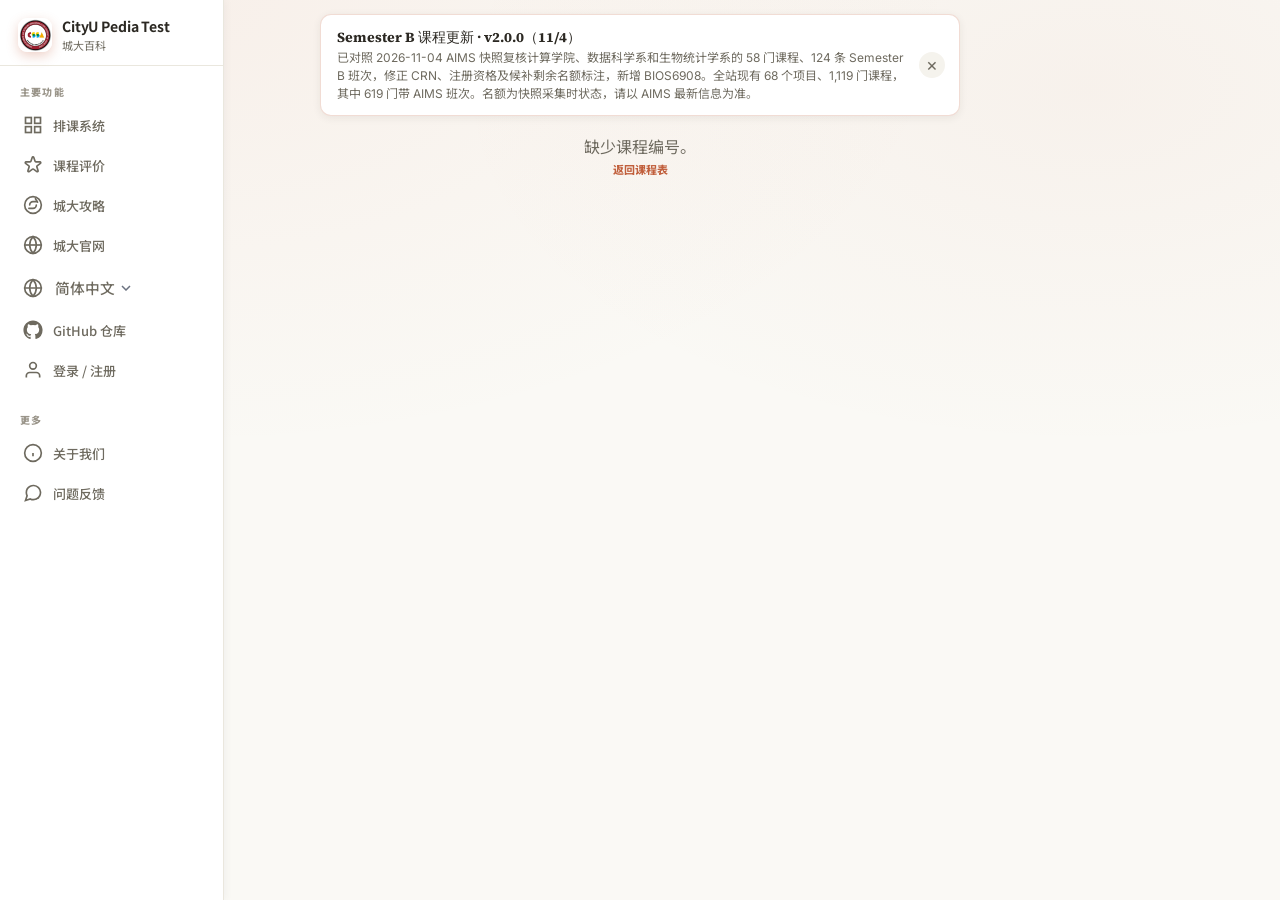
<file: syllabus.html>
﻿<!doctype html>
<html lang="zh-CN">
  <head>
    <meta charset="UTF-8">
    <meta name="viewport" content="width=device-width, initial-scale=1.0">
    <meta name="description" content="CityU Pedia Test · 详细课程介绍、英文 PDF 原文与中文翻译">
    <title>详细课程介绍 · CityU Pedia Test</title>
    <link rel="icon" type="image/png" href="assets/favicon.png">
    <link rel="preconnect" href="https://fonts.googleapis.com">
    <link rel="preconnect" href="https://fonts.gstatic.com" crossorigin>
    <link rel="stylesheet" href="https://fonts.googleapis.com/css2?family=Inter:wght@400;500;600;700&family=Noto+Sans+SC:wght@300;400;500;600;700&family=Source+Serif+4:opsz,wght@8..60,400;8..60,600;8..60,700&display=swap" media="print" onload="this.media='all'">
    <link rel="stylesheet" href="assets/styles.css?v=20261004a">
  </head>
  <body data-page="syllabus">
    <aside class="sidebar" id="sidebar">
      <div class="sidebar-header">
        <a class="brand" href="index.html" aria-label="CityU Pedia Test 首页">
          <img class="brand-mark" src="assets/cssa-logo.png" alt="CSSA Logo">
          <span class="brand-text"><strong>CityU Pedia Test</strong><small>城大百科</small></span>
        </a>
      </div>
      <nav class="sidebar-menu" aria-label="主导航">
        <div class="menu-group">
          <span class="menu-group-title" data-i18n="nav.group.main">主要功能</span>
          <a class="menu-item" href="index.html">
            <svg viewBox="0 0 24 24" fill="none" stroke="currentColor" stroke-width="2" width="20" height="20" aria-hidden="true"><rect x="3" y="3" width="7" height="7" /><rect x="14" y="3" width="7" height="7" /><rect x="14" y="14" width="7" height="7" /><rect x="3" y="14" width="7" height="7" /></svg>
            <span data-i18n="nav.courses">排课系统</span>
          </a>
          <a class="menu-item" href="reviews.html">
            <svg viewBox="0 0 24 24" fill="none" stroke="currentColor" stroke-width="2" width="20" height="20" aria-hidden="true"><path d="M11.049 2.927c.3-.921 1.603-.921 1.902 0l1.519 4.674a1 1 0 0 0 .95.69h4.915c.969 0 1.371 1.24.588 1.81l-3.976 2.888a1 1 0 0 0-.363 1.118l1.518 4.674c.3.922-.755 1.688-1.538 1.118l-3.976-2.888a1 1 0 0 0-1.176 0l-3.976 2.888c-.783.57-1.838-.196-1.538-1.118l1.518-4.674a1 1 0 0 0-.363-1.118l-3.976-2.888c-.784-.57-.38-1.81.588-1.81h4.914a1 1 0 0 0 .951-.69l1.519-4.674z"/></svg>
            <span data-i18n="nav.reviews">课程评价</span>
          </a>
          <a class="menu-item" href="guide.html">
            <svg viewBox="0 0 24 24" fill="none" stroke="currentColor" stroke-width="2" stroke-linecap="round" stroke-linejoin="round" width="20" height="20" aria-hidden="true"><path d="M14.936 4.5 17.5 8.5"/><circle cx="12" cy="12" r="10"/><path d="M8 12a4 4 0 0 1 4-4h5"/><path d="M16 12a4 4 0 0 1-4 4H7"/></svg>
            <span data-i18n="nav.guide">城大攻略</span>
          </a>
          <a class="menu-item" href="https://www.cityu.edu.hk" target="_blank" rel="noopener noreferrer">
            <svg viewBox="0 0 24 24" fill="none" stroke="currentColor" stroke-width="2" width="20" height="20" aria-hidden="true"><circle cx="12" cy="12" r="10"></circle><line x1="2" y1="12" x2="22" y2="12"></line><path d="M12 2a15.3 15.3 0 0 1 4 10 15.3 15.3 0 0 1-4 10 15.3 15.3 0 0 1-4-10 15.3 15.3 0 0 1 4-10z"></path></svg>
            <span data-i18n="nav.cityu">城大官网</span>
          </a>
          <div class="menu-item lang-switch">
            <svg viewBox="0 0 24 24" fill="none" stroke="currentColor" stroke-width="2" stroke-linecap="round" stroke-linejoin="round" width="20" height="20" aria-hidden="true"><circle cx="12" cy="12" r="10"></circle><line x1="2" y1="12" x2="22" y2="12"></line><path d="M12 2a15.3 15.3 0 0 1 4 10 15.3 15.3 0 0 1-4 10 15.3 15.3 0 0 1-4-10 15.3 15.3 0 0 1 4-10z"></path></svg>
            <select id="lang-select" class="lang-select" aria-label="语言 / Language">
              <option value="zh">简体中文</option>
              <option value="zh-Hant">繁體中文</option>
              <option value="en">English</option>
            </select>
          </div>
          <a class="menu-item" href="https://github.com/Famalhaut04/CityUPedia" target="_blank" rel="noopener noreferrer">
            <svg viewBox="0 0 24 24" fill="currentColor" width="20" height="20" aria-hidden="true"><path d="M12 .5C5.65.5.5 5.65.5 12c0 5.08 3.29 9.39 7.86 10.91.58.11.79-.25.79-.56 0-.27-.01-1.17-.02-2.12-3.2.7-3.87-1.36-3.87-1.36-.52-1.33-1.28-1.69-1.28-1.69-1.04-.71.08-.7.08-.7 1.15.08 1.76 1.18 1.76 1.18 1.03 1.76 2.7 1.25 3.35.96.1-.75.4-1.25.72-1.54-2.55-.29-5.23-1.28-5.23-5.68 0-1.26.45-2.29 1.18-3.1-.12-.29-.51-1.46.11-3.05 0 0 .97-.31 3.18 1.18a11.1 11.1 0 0 1 5.79 0c2.2-1.49 3.17-1.18 3.17-1.18.62 1.59.23 2.76.11 3.05.74.81 1.18 1.84 1.18 3.1 0 4.41-2.69 5.38-5.25 5.67.41.35.77 1.05.77 2.12 0 1.53-.01 2.76-.01 3.14 0 .31.21.67.8.56A11.5 11.5 0 0 0 23.5 12C23.5 5.65 18.35.5 12 .5z"/></svg>
            <span data-i18n="nav.github">GitHub 仓库</span>
          </a>
          <a class="menu-item" href="login.html" hidden>
            <svg viewBox="0 0 24 24" fill="none" stroke="currentColor" stroke-width="2" width="20" height="20" aria-hidden="true"><path d="M20 21v-2a4 4 0 0 0-4-4H8a4 4 0 0 0-4 4v2"/><circle cx="12" cy="7" r="4"/></svg>
            <span data-i18n="nav.account">登录 / 注册</span>
          </a>
        </div>
        <div class="menu-group">
          <span class="menu-group-title" data-i18n="nav.group.more">更多</span>
          <a class="menu-item" href="about.html">
            <svg viewBox="0 0 24 24" fill="none" stroke="currentColor" stroke-width="2" width="20" height="20" aria-hidden="true"><circle cx="12" cy="12" r="10"></circle><line x1="12" y1="16" x2="12" y2="12"></line><line x1="12" y1="8" x2="12.01" y2="8"></line></svg>
            <span data-i18n="nav.about">关于我们</span>
          </a>
          <a class="menu-item" href="feedback.html">
            <svg viewBox="0 0 24 24" fill="none" stroke="currentColor" stroke-width="2" width="20" height="20" aria-hidden="true"><path d="M21 11.5a8.38 8.38 0 0 1-.9 3.8 8.5 8.5 0 0 1-7.6 4.7 8.38 8.38 0 0 1-3.8-.9L3 21l1.9-5.7a8.38 8.38 0 0 1-.9-3.8 8.5 8.5 0 0 1 4.7-7.6 8.38 8.38 0 0 1 3.8-.9h.5a8.48 8.48 0 0 1 8 8v.5z"></path></svg>
            <span data-i18n="nav.feedback">问题反馈</span>
          </a>
        </div>
      </nav>

    </aside>

    <main id="syllabus-detail" class="syllabus-detail main-content">
      <div class="loading-state">正在读取详细课程介绍…</div>
    </main>

    <script src="assets/cloud-config.js?v=20260812f"></script>
<script src="assets/lark-config.js?v=20260819a"></script>
    <script src="assets/shared.js?v=20261104-v201"></script>
    <script src="assets/syllabus.js?v=20260806j"></script>
  </body>
</html>
</file>
<file: assets/styles.css>
/* ============================================================
   CityU Pedia · 主题：Claude Editorial（暖米白 / 珊瑚橙 / 衬线标题）
   参考 UI 风格：暖色底 + 珊瑚点缀，编辑感衬线标题
   深色模式跟随系统偏好（prefers-color-scheme）
   ============================================================ */

:root {
  --font-sans: 'Inter', 'Noto Sans SC', -apple-system, 'Segoe UI', 'PingFang SC', 'Microsoft YaHei', 'Helvetica Neue', Arial, sans-serif;
  --font-serif: 'Source Serif 4', 'Noto Serif SC', 'Songti SC', 'SimSun', Georgia, 'Times New Roman', serif;
  --font-mono: ui-monospace, 'Cascadia Mono', 'SF Mono', Consolas, Menlo, monospace;

  --bg: #FAF9F5;
  --bg-glow-1: rgba(217, 119, 87, 0.07);
  --bg-glow-2: rgba(193, 95, 60, 0.05);
  --card: #ffffff;
  --card-soft: #F5F3ED;
  --border: #EAE7DE;
  --border-strong: #D8D4C8;
  --hairline: #F0EEE7;

  --ink: #2B2822;
  --muted: #6E6A5F;
  --faint: #9A958A;

  --primary: #C15F3C;
  --primary-strong: #A84A2F;
  --primary-soft: #F7ECE5;
  --primary-border: rgba(193, 95, 60, 0.22);
  --accent-gradient: linear-gradient(120deg, #D97757, #C15F3C 55%, #A84A2F);

  --ok: #2f9e63;
  --ok-soft: rgba(47, 158, 99, 0.10);
  --danger: #c8412f;
  --danger-soft: rgba(200, 65, 47, 0.08);
  --warning: #b7791f;
  --warning-soft: rgba(183, 121, 31, 0.10);
  --info: #1f7a8c;
  --info-soft: rgba(31, 122, 140, 0.10);

  --shadow-card: 0 1px 3px rgba(43, 40, 34, 0.05);
  --shadow-float: 0 2px 8px rgba(43, 40, 34, 0.07);
  --radius-lg: 14px;
  --radius-md: 11px;
  --radius-sm: 9px;

  --hour-height: 60px;
  font-family: var(--font-sans);
  color: var(--ink);
  font-synthesis: none;
  -webkit-font-smoothing: antialiased;
  -moz-osx-font-smoothing: grayscale;
  text-rendering: optimizeLegibility;
}

@media (prefers-color-scheme: dark) {
  :root {
    --bg: #1C1B18;
    --bg-glow-1: rgba(217, 119, 87, 0.10);
    --bg-glow-2: rgba(193, 95, 60, 0.08);
    --card: #24221E;
    --card-soft: #2B2925;
    --border: #38352E;
    --border-strong: #46423A;
    --hairline: #2E2B26;

    --ink: #F2EFE9;
    --muted: #A6A196;
    --faint: #6E6A5F;

    --primary: #E08A6A;
    --primary-strong: #D97757;
    --primary-soft: rgba(224, 138, 106, 0.15);
    --primary-border: rgba(224, 138, 106, 0.35);

    --ok: #4ade80;
    --ok-soft: rgba(74, 222, 128, 0.10);
    --danger: #f87171;
    --danger-soft: rgba(248, 113, 113, 0.10);
    --warning: #fbbf24;
    --warning-soft: rgba(251, 191, 36, 0.10);
    --info: #38bdf8;
    --info-soft: rgba(56, 189, 248, 0.10);

    --shadow-card: 0 1px 3px rgba(0, 0, 0, 0.3);
    --shadow-float: 0 2px 8px rgba(0, 0, 0, 0.35);
  }
}

* {
  box-sizing: border-box;
}

html {
  scroll-behavior: smooth;
}

body {
  margin: 0;
  min-width: 320px;
  color: var(--ink);
  background-color: var(--bg);
  background-image:
    radial-gradient(ellipse 60% 50% at 15% 0%, var(--bg-glow-1), transparent),
    radial-gradient(ellipse 50% 40% at 85% 10%, var(--bg-glow-2), transparent);
  background-attachment: fixed;
  background-repeat: no-repeat;
  transition: background-color 600ms ease, color 600ms ease;
}

button,
input,
select {
  font: inherit;
}

button,
a {
  -webkit-tap-highlight-color: transparent;
}

a {
  color: inherit;
}

button:focus-visible,
a:focus-visible,
input:focus-visible,
select:focus-visible {
  outline: 3px solid var(--primary-soft);
  outline-offset: 2px;
}

.sr-only {
  position: absolute;
  width: 1px;
  height: 1px;
  padding: 0;
  margin: -1px;
  overflow: hidden;
  clip: rect(0, 0, 0, 0);
  white-space: nowrap;
  border: 0;
}

/* ---------------- 侧边栏布局（参考 cityucssaugcourse.top） ---------------- */

body {
  display: flex;
  min-height: 100vh;
  overflow-x: hidden;
}

.sidebar {
  position: fixed;
  z-index: 100;
  top: 0;
  bottom: 0;
  left: 0;
  display: flex;
  width: 224px;
  flex-direction: column;
  overflow-y: auto;
  overflow-x: hidden;
  border-right: 1px solid var(--border);
  background: var(--card);
  box-shadow: 2px 0 8px rgba(15, 23, 42, 0.04);
  /* 侧栏字体统一：单一字族同时覆盖拉丁与中文，避免混排文本两种字体混渲 */
  font-family: 'Noto Sans SC', 'PingFang SC', 'Microsoft YaHei', 'Helvetica Neue', Arial, sans-serif;
}

.sidebar select,
.sidebar button,
.sidebar input,
.sidebar strong,
.sidebar small,
.sidebar span {
  font-family: inherit;
}

.sidebar::-webkit-scrollbar {
  width: 6px;
}

.sidebar::-webkit-scrollbar-track {
  background: transparent;
}

.sidebar::-webkit-scrollbar-thumb {
  border-radius: 3px;
  background: var(--border);
}

.sidebar-header {
  padding: 16px 18px 12px;
  border-bottom: 1px solid var(--border);
  text-align: left;
}

.sidebar-header .brand {
  display: flex;
  align-items: center;
  gap: 10px;
  color: var(--ink);
  text-decoration: none;
}

.sidebar-header .brand-text {
  min-width: 0;
}

.sidebar-menu {
  padding: 10px 0;
}

.menu-group {
  margin-bottom: 14px;
}

.menu-group-title {
  display: block;
  padding: 8px 20px 6px;
  color: var(--faint);
  font-size: 10px;
  font-weight: 800;
  letter-spacing: 0.12em;
  text-transform: uppercase;
}

.menu-item {
  display: flex;
  align-items: center;
  gap: 10px;
  width: 100%;
  padding: 10px 20px;
  border: 0;
  border-left: 3px solid transparent;
  background: none;
  color: var(--muted);
  cursor: pointer;
  font-size: 13px;
  font-weight: 500;
  text-align: left;
  text-decoration: none;
  transition: all 200ms ease;
}

.menu-item:hover {
  padding-left: 22px;
  border-left-color: var(--primary-border);
  background: var(--primary-soft);
  color: var(--primary);
}

.menu-item.active {
  border-left-color: var(--primary);
  background: var(--primary-soft);
  color: var(--primary);
  font-weight: 600;
}

.menu-item svg {
  flex-shrink: 0;
  transition: transform 200ms ease;
}

.menu-item:hover svg {
  transform: translateX(2px);
}

.main-content {
  display: flex;
  width: calc(100% - 224px);
  min-height: 100vh;
  margin-left: 224px;
  flex-direction: column;
  overflow-x: hidden;
}

/* 顶部栏 */
.top-bar {
  position: sticky;
  z-index: 50;
  top: 0;
  display: flex;
  align-items: center;
  justify-content: space-between;
  gap: 20px;
  min-height: 64px;
  padding: 12px clamp(16px, 3vw, 40px);
  border-bottom: 1px solid var(--border);
  background: var(--card);
  box-shadow: 0 1px 3px rgba(15, 23, 42, 0.04);
}

.page-title-wrap {
  min-width: 0;
}

.top-title {
  margin: 0;
  color: var(--ink);
  font-family: var(--font-serif);
  font-size: 22px;
  font-weight: 700;
  letter-spacing: -0.01em;
}

.top-subtitle {
  margin: 3px 0 0;
  overflow: hidden;
  color: var(--muted);
  font-size: 12.5px;
  line-height: 1.55;
  text-overflow: ellipsis;
  white-space: nowrap;
}

.top-bar-right {
  display: flex;
  align-items: center;
  gap: 12px;
  flex: 0 0 auto;
}

/* 页面引言（保留为内部统计卡片） */
.page-intro {
  display: flex;
  align-items: flex-end;
  justify-content: space-between;
  gap: 28px;
  width: min(1520px, calc(100% - 40px));
  margin: 0 auto;
  padding: 34px 0 22px;
}

.page-intro h1 {
  max-width: 760px;
  margin: 0 0 14px;
  font-family: var(--font-serif);
  font-size: clamp(30px, 4vw, 52px);
  line-height: 1.08;
  letter-spacing: 0;
}

.page-intro h1.page-title {
  color: var(--ink);
  font-weight: 700;
  letter-spacing: -0.01em;
}

.page-intro p:not(.eyebrow) {
  max-width: 680px;
  margin: 0;
  color: var(--muted);
  font-size: 15px;
  line-height: 1.75;
}

.planner-intro-copy {
  min-width: 0;
}

.planner-title-row {
  display: flex;
  align-items: center;
  gap: 18px;
  margin-bottom: 14px;
}

.planner-title-row .page-title {
  margin: 0;
}

.planner-intro-logo {
  display: block;
  width: 96px;
  height: 96px;
  border: 1px solid var(--border);
  border-radius: 22px;
  background: #ffffff;
  object-fit: contain;
  box-shadow: 0 12px 28px rgba(40, 52, 78, 0.1);
  flex: 0 0 auto;
}

.eyebrow {
  margin: 0;
  color: var(--primary);
  font-size: 11px;
  font-weight: 800;
  letter-spacing: 0.08em;
  text-transform: uppercase;
}

.intro-stats {
  display: flex;
  align-items: stretch;
  gap: 10px;
}

.intro-stats div {
  min-width: 122px;
  padding: 15px 20px;
  border: 1px solid var(--border);
  border-radius: var(--radius-md);
  background: var(--card);
  box-shadow: 0 8px 22px rgba(15, 23, 42, 0.06);
  transition: transform 200ms ease, box-shadow 200ms ease;
}

.intro-stats div:hover {
  transform: translateY(-2px);
  box-shadow: 0 12px 28px rgba(15, 23, 42, 0.1);
}

.intro-stats strong,
.intro-stats span {
  display: block;
}

.intro-stats strong {
  font-size: 21px;
  font-weight: 900;
  color: var(--primary);
  letter-spacing: -0.01em;
}

.intro-stats div:last-child strong {
  color: var(--primary-strong);
}

.intro-stats span {
  margin-top: 4px;
  color: var(--muted);
  font-size: 10px;
  font-weight: 700;
  letter-spacing: 0.08em;
  text-transform: uppercase;
}

/* ---------------- 三级级联选择条（学院 → 系 → 硕士项目） ---------------- */

.programme-bar {
  width: min(1520px, calc(100% - 40px));
  margin: -6px auto 18px;
}

.programme-bar-inner {
  display: flex;
  flex-direction: column;
  gap: 10px;
  padding: 14px 16px;
  border: 1px solid var(--border);
  border-radius: var(--radius-md);
  background: var(--card);
  box-shadow: 0 8px 22px rgba(15, 23, 42, 0.05);
}

.cascade-row {
  display: flex;
  align-items: center;
  gap: 12px;
  flex-wrap: wrap;
}

/* 关键：hidden 属性必须生效，否则隐藏式级联失效 */
.cascade-row[hidden],
.cascade-pills[hidden],
.sidebar-panel[hidden] {
  display: none !important;
}

.cascade-label {
  flex: 0 0 auto;
  min-width: 52px;
  color: var(--muted);
  font-size: 12px;
  font-weight: 800;
  letter-spacing: 0.08em;
  text-transform: uppercase;
}

.cascade-pills {
  display: flex;
  align-items: center;
  gap: 8px;
  flex-wrap: wrap;
}

/* ---------------- 学院 / 院系 / 项目可搜索下拉 ---------------- */

.cascade-select-slot {
  position: relative;
  min-width: 230px;
  flex: 1;
  max-width: 340px;
}

.select-search {
  position: relative;
}

.select-search-trigger {
  display: inline-flex;
  align-items: center;
  justify-content: space-between;
  gap: 10px;
  width: 100%;
  min-height: 38px;
  padding: 6px 12px;
  border: 1px solid var(--border-strong);
  border-radius: var(--radius-md);
  background: var(--card);
  color: var(--ink);
  cursor: pointer;
  font-size: 13px;
  font-weight: 700;
  text-align: left;
  transition: border-color 160ms ease, box-shadow 160ms ease;
}

.select-search-trigger:hover {
  border-color: var(--primary);
  box-shadow: 0 4px 12px rgba(217, 119, 87, 0.18);
}

.select-search.is-open .select-search-trigger,
.select-search-trigger:focus-visible {
  border-color: var(--primary);
  box-shadow: 0 0 0 3px var(--primary-soft);
}

.select-search-value {
  overflow: hidden;
  white-space: nowrap;
  text-overflow: ellipsis;
}

.select-search-value.is-placeholder {
  color: var(--faint);
  font-weight: 600;
}

.select-search-caret {
  flex: 0 0 auto;
  width: 15px;
  height: 15px;
  color: var(--faint);
  transition: transform 160ms ease;
}

.select-search.is-open .select-search-caret {
  transform: rotate(180deg);
}

.select-search-menu {
  position: absolute;
  z-index: 80;
  top: calc(100% + 6px);
  left: 0;
  width: max(100%, 300px);
  padding: 8px;
  border: 1px solid var(--border-strong);
  border-radius: var(--radius-md);
  background: var(--card);
  box-shadow: 0 16px 38px rgba(15, 23, 42, 0.16);
}

.select-search-inputwrap {
  display: flex;
  align-items: center;
  gap: 8px;
  padding: 0 10px;
  border: 1px solid var(--border);
  border-radius: var(--radius-sm);
  background: var(--card-soft);
}

.select-search-inputwrap svg {
  flex: 0 0 auto;
  width: 14px;
  height: 14px;
  color: var(--faint);
}

.select-search-input {
  flex: 1;
  min-width: 0;
  min-height: 34px;
  border: 0;
  background: transparent;
  color: var(--ink);
  font-size: 13px;
}

.select-search-input:focus {
  outline: none;
}

.select-search-list {
  max-height: 264px;
  margin: 6px 0 0;
  padding: 0;
  overflow-y: auto;
  list-style: none;
}

.select-search-option {
  display: flex;
  flex-direction: column;
  gap: 2px;
  padding: 8px 10px;
  border-radius: var(--radius-sm);
  cursor: pointer;
  font-size: 13px;
  font-weight: 700;
}

.select-search-option small {
  color: var(--faint);
  font-size: 11px;
  font-weight: 600;
}

.select-search-option.is-active {
  background: var(--primary-soft);
}

.select-search-option.is-selected {
  color: var(--primary-strong);
}

.select-search-option.is-disabled {
  cursor: not-allowed;
  color: var(--faint);
  font-weight: 600;
}

.select-search-option.is-disabled small {
  color: var(--warning);
}

.select-search-empty {
  padding: 14px 10px;
  color: var(--faint);
  font-size: 12px;
  text-align: center;
}

.programme-pill {
  display: inline-flex;
  align-items: baseline;
  gap: 7px;
  min-height: 34px;
  padding: 5px 14px;
  border: 1px solid var(--border-strong);
  border-radius: 999px;
  background: var(--card);
  color: var(--ink);
  cursor: pointer;
  font-size: 13px;
  font-weight: 800;
  letter-spacing: 0.02em;
  transition: border-color 180ms ease, background 180ms ease, color 180ms ease, box-shadow 180ms ease, transform 180ms ease;
}

.programme-pill:hover {
  transform: translateY(-1px);
  border-color: var(--primary);
  box-shadow: 0 4px 12px rgba(217, 119, 87, 0.22);
}

.programme-pill.active {
  background: var(--accent-gradient);
  border-color: transparent;
  color: #ffffff;
  box-shadow: 0 6px 16px rgba(79, 70, 229, 0.35);
}

.programme-pill small {
  font-size: 11px;
  font-weight: 600;
  opacity: 0.72;
}

.programme-pill.active small {
  opacity: 0.88;
}

.programme-pill.is-pending {
  cursor: not-allowed;
  opacity: 0.55;
  color: var(--muted);
  border-style: dashed;
}

.programme-pill.is-pending:hover {
  transform: none;
  box-shadow: none;
  border-color: var(--border-strong);
}

/* 学院层级：更大、更醒目的胶囊 */
.college-pill {
  min-height: 38px;
  padding: 6px 18px;
  font-size: 14px;
}

.college-pill:not(.active) {
  background: var(--primary-soft);
  border-color: var(--primary-border);
  color: var(--primary-strong);
}

/* 系层级：中间尺寸 */
.department-pill:not(.active) {
  background: var(--card-soft);
}

/* 项目介绍链接（课表表头） */
.programme-info-link {
  display: inline-flex;
  align-items: center;
  gap: 4px;
  margin-left: 8px;
  padding: 1px 10px;
  border: 1px dashed var(--primary-border);
  border-radius: 999px;
  background: var(--primary-soft);
  color: var(--primary-strong);
  font-size: 11px;
  font-weight: 700;
  text-decoration: none;
  vertical-align: middle;
  transition: all 180ms ease;
}

.programme-info-link:hover {
  border-style: solid;
  border-color: var(--primary);
  background: var(--card);
  box-shadow: 0 2px 8px rgba(217, 119, 87, 0.25);
}

.programme-info-link[hidden] {
  display: none;
}

.programme-bar-hint {
  margin-left: auto;
  color: var(--faint);
  font-size: 12px;
}

/* ---------------- 规划器外壳（毛玻璃卡片） ---------------- */

.planner-shell {
  display: grid;
  grid-template-columns: 350px minmax(760px, 1fr);
  width: min(1520px, calc(100% - 40px));
  min-height: 760px;
  margin: 0 auto 52px;
  overflow: hidden;
  border: 1px solid var(--border);
  border-radius: var(--radius-lg);
  background: var(--card);
  box-shadow: var(--shadow-card);
}

.course-sidebar {
  display: flex;
  min-height: 0;
  min-width: 0;
  flex-direction: column;
  overflow: hidden;
  border-right: 1px solid var(--hairline);
  background: var(--card-soft);
}

.sidebar-head {
  padding: 16px 16px 12px;
}

.segmented-control {
  display: grid;
  grid-template-columns: 1fr 1fr;
  padding: 4px;
  border: 1px solid var(--border);
  border-radius: 999px;
  background: var(--card);
  box-shadow: inset 0 1px 3px rgba(15, 23, 42, 0.04);
}

.segment {
  min-height: 36px;
  border: 0;
  border-radius: 999px;
  background: transparent;
  color: var(--muted);
  cursor: pointer;
  font-size: 13px;
  font-weight: 700;
  transition: background 200ms ease, color 200ms ease, box-shadow 200ms ease;
}

.segment.active {
  background: var(--primary-soft);
  color: var(--primary-strong);
  box-shadow: 0 1px 5px rgba(15, 23, 42, 0.08);
}

.sidebar-panel {
  min-height: 0;
  padding: 0 16px 16px;
}

.sidebar-panel:not([hidden]) {
  display: flex;
  flex: 1 1 0;
  flex-direction: column;
  overflow: hidden;
}

.search-box {
  display: block;
  position: relative;
}

.search-icon {
  position: absolute;
  z-index: 1;
  top: 50%;
  left: 15px;
  width: 17px;
  height: 17px;
  color: var(--faint);
  pointer-events: none;
  transform: translateY(-50%);
  transition: color 200ms ease;
}

.search-box:focus-within .search-icon {
  color: var(--primary);
}

.search-box input {
  width: 100%;
  height: 44px;
  padding: 0 16px 0 40px;
  border: 1px solid var(--border);
  border-radius: 999px;
  background: var(--card);
  color: var(--ink);
  font-size: 13px;
  box-shadow: 0 2px 10px rgba(15, 23, 42, 0.05);
  transition: border-color 200ms ease, box-shadow 200ms ease;
}

.search-box input:focus {
  border-color: var(--primary);
  outline: none;
  box-shadow: 0 0 0 3px var(--primary-soft);
}

.search-box input::placeholder {
  color: var(--faint);
}

.filter-row {
  display: flex;
  flex-wrap: wrap;
  gap: 7px;
  margin: 12px 0 14px;
}

.filter-pill {
  min-height: 30px;
  padding: 4px 13px;
  border: 1px solid var(--border);
  border-radius: 999px;
  background: var(--card);
  color: var(--muted);
  cursor: pointer;
  font-size: 12px;
  font-weight: 650;
  transition: all 200ms ease;
}

.filter-pill:hover {
  color: var(--primary);
  border-color: var(--primary-soft);
}

.filter-pill.active {
  border-color: transparent;
  background: var(--accent-gradient);
  color: white;
  box-shadow: 0 4px 12px rgba(217, 119, 87, 0.3);
}

@media (prefers-color-scheme: dark) {
  .filter-pill.active {
    background: var(--primary-strong);
    color: #ffffff;
  }
}

.day-filter {
  display: grid;
  grid-template-columns: 42px minmax(0, 1fr);
  align-items: center;
  gap: 8px;
  margin: -3px 0 14px;
}

.day-filter > span {
  color: var(--muted);
  font-size: 10px;
  font-weight: 750;
  letter-spacing: 0.06em;
}

.day-filter-row {
  display: grid;
  grid-template-columns: 1.35fr repeat(6, 1fr);
  gap: 3px;
  padding: 4px;
  border: 1px solid var(--border);
  border-radius: 999px;
  background: var(--card);
}

.day-filter-pill,
.term-filter-pill {
  min-width: 0;
  min-height: 28px;
  padding: 3px;
  border: 0;
  border-radius: 999px;
  background: transparent;
  color: var(--muted);
  cursor: pointer;
  font-size: 10px;
  font-weight: 750;
  transition: all 200ms ease;
}

.day-filter-pill:hover,
.term-filter-pill:hover {
  color: var(--primary);
}

.term-filter-pill.term-a:hover {
  color: var(--danger);
}

.term-filter-pill.term-b:hover {
  color: var(--ok);
}

.term-filter-pill.term-summer:hover {
  color: var(--warning);
}

.day-filter-pill.active,
.term-filter-pill.active {
  background: var(--primary-soft);
  color: var(--primary-strong);
  box-shadow: 0 1px 4px rgba(15, 23, 42, 0.08);
}

.term-filter-pill.term-a.active {
  background: var(--danger-soft);
  color: var(--danger);
}

.term-filter-pill.term-b.active {
  background: var(--ok-soft);
  color: var(--ok);
}

.term-filter-pill.term-summer.active {
  background: var(--warning-soft);
  color: var(--warning);
}

/* 课表 SemA / SemB 学期切换 */
.semester-switch {
  display: inline-flex;
  gap: 4px;
  padding: 4px;
  margin: 8px 0 10px;
  border: 1px solid var(--border);
  border-radius: 999px;
  background: var(--card);
  box-shadow: inset 0 1px 3px rgba(15, 23, 42, 0.04);
}

.semester-switch button {
  display: inline-flex;
  align-items: baseline;
  gap: 6px;
  min-height: 34px;
  padding: 0 18px;
  border: 0;
  border-radius: 999px;
  background: transparent;
  color: var(--muted);
  cursor: pointer;
  font: inherit;
  transition: background 200ms ease, color 200ms ease, box-shadow 200ms ease;
}

.semester-switch button strong {
  font-size: 13px;
  font-weight: 800;
  letter-spacing: 0.02em;
}

.semester-switch button span {
  font-size: 11px;
  font-weight: 600;
}

.semester-switch button.active {
  background: var(--primary-soft);
  color: var(--primary-strong);
  box-shadow: 0 1px 5px rgba(15, 23, 42, 0.08);
}

.semester-switch button[data-semester-switch="SemB"].active {
  background: var(--ok-soft);
  color: var(--ok);
}

.semester-switch button[data-semester-switch="SemA"].active {
  background: var(--danger-soft);
  color: var(--danger);
}

.semester-switch button[data-semester-switch="Summer"].active {
  background: var(--warning-soft);
  color: var(--warning);
}

.course-list,
.selected-list {
  height: 0;
  min-height: 0;
  flex: 1 1 0;
  overflow-y: auto;
  scrollbar-width: thin;
  scrollbar-color: var(--border-strong) transparent;
}

.course-list::-webkit-scrollbar,
.selected-list::-webkit-scrollbar {
  width: 8px;
}

.course-list::-webkit-scrollbar-thumb,
.selected-list::-webkit-scrollbar-thumb {
  border-radius: 8px;
  background: var(--border-strong);
}

/* ---------------- 课程列表行 ---------------- */

.course-row {
  position: relative;
  display: grid;
  grid-template-columns: 1fr 32px;
  gap: 10px;
  margin-bottom: 8px;
  padding: 13px 12px;
  border: 1px solid transparent;
  border-radius: var(--radius-md);
  transition: border-color 200ms ease, background 200ms ease, box-shadow 200ms ease;
}

.course-row:hover,
.course-row:focus-within {
  z-index: 15;
  border-color: var(--border);
  background: var(--card);
  box-shadow: 0 8px 22px rgba(15, 23, 42, 0.08);
}

.course-row.has-prereq-warning {
  border-color: #d97706;
  background: linear-gradient(180deg, rgba(217, 119, 87, 0.06), transparent);
}

.course-row.has-core-conflict {
  border-color: #dc2626;
  background: linear-gradient(180deg, rgba(220, 38, 38, 0.06), transparent);
}

.course-row.has-prereq-warning.has-core-conflict {
  border-color: #dc2626;
  background: linear-gradient(180deg, rgba(220, 38, 38, 0.10), rgba(217, 119, 87, 0.04));
}

.course-block-warning {
  grid-column: 1 / -1;
  padding: 6px 10px;
  margin: 0 0 6px;
  border-radius: 8px;
  background: rgba(220, 38, 38, 0.08);
  border: 1px solid rgba(220, 38, 38, 0.25);
  color: var(--danger);
  font-size: 12px;
  font-weight: 600;
  line-height: 1.45;
}

.course-row.has-prereq-warning .course-block-warning {
  background: rgba(217, 119, 87, 0.10);
  border-color: rgba(217, 119, 87, 0.4);
  color: #b45309;
}

.course-row-main {
  min-width: 0;
}

.course-code-line {
  display: flex;
  align-items: center;
  flex-wrap: wrap;
  gap: 7px;
}

.course-code {
  color: var(--ink);
  font-family: var(--font-mono);
  font-size: 12px;
  font-weight: 800;
}

.course-title-link {
  display: block;
  margin-top: 5px;
  overflow: hidden;
  color: var(--ink);
  font-size: 13px;
  font-weight: 650;
  line-height: 1.4;
  text-decoration: none;
  text-overflow: ellipsis;
  white-space: nowrap;
}

.course-title-link:hover {
  color: var(--primary);
  text-decoration: underline;
  text-underline-offset: 3px;
}

.course-meta {
  display: flex;
  gap: 8px;
  margin-top: 7px;
  color: var(--muted);
  font-size: 11px;
}

.course-schedule {
  display: -webkit-box;
  margin-top: 6px;
  overflow: hidden;
  color: var(--primary);
  font-size: 10px;
  line-height: 1.55;
  -webkit-box-orient: vertical;
  -webkit-line-clamp: 3;
}

.course-preview {
  position: absolute;
  z-index: 20;
  top: calc(100% - 6px);
  right: 36px;
  left: 0;
  opacity: 0;
  visibility: hidden;
  pointer-events: none;
  padding: 13px 14px;
  border: 1px solid var(--border);
  border-radius: var(--radius-sm);
  background: var(--card);
  color: var(--ink);
  box-shadow: var(--shadow-float);
  /* 鼠标划过立刻隐藏，不带延迟 */
  transition: opacity 120ms ease, visibility 0s linear 0s;
}

.course-row:hover .course-preview,
.course-row:focus-within .course-preview {
  opacity: 1;
  visibility: visible;
  pointer-events: auto;
  /* 悬停 250ms 后才弹出，避免鼠标划过列表时一路触发 */
  transition: opacity 120ms ease 250ms, visibility 0s linear 250ms;
}

/* The last rows sit against the scroll viewport edge, so their preview opens upward. */
.course-row:nth-last-child(-n + 2) .course-preview {
  top: auto;
  bottom: calc(100% - 6px);
}

/* A short filtered list can make its first row also the last row; keep it below the filters. */
.course-row:first-child .course-preview {
  top: calc(100% - 6px);
  bottom: auto;
}

.course-preview p {
  margin: 0;
  color: var(--muted);
  font-size: 10px;
  line-height: 1.65;
}

.course-preview-tags {
  display: flex;
  flex-wrap: wrap;
  gap: 5px;
  margin-top: 8px;
}

.course-preview-tags span {
  padding: 3px 8px;
  border-radius: 999px;
  background: var(--primary-soft);
  color: var(--primary-strong);
  font-size: 9px;
  font-weight: 700;
}

.quick-section-picker {
  display: grid;
  grid-template-columns: auto minmax(0, 1fr);
  align-items: center;
  gap: 7px;
  margin-top: 8px;
  color: var(--muted);
  font-size: 9px;
  font-weight: 700;
}

.quick-section-picker select {
  min-width: 0;
  height: 30px;
  padding: 0 24px 0 9px;
  border: 1px solid var(--border);
  border-radius: 999px;
  background: var(--card);
  color: var(--ink);
  font-size: 10px;
}

.add-course,
.remove-course {
  display: grid;
  width: 30px;
  height: 30px;
  place-items: center;
  align-self: center;
  border: 1px solid var(--border-strong);
  border-radius: 50%;
  background: var(--card);
  color: var(--primary);
  cursor: pointer;
  font-size: 20px;
  line-height: 1;
  transition: all 200ms ease;
}

.add-course:hover {
  border-color: transparent;
  background: var(--primary);
  color: white;
  transform: scale(1.08);
  box-shadow: 0 5px 14px rgba(217, 119, 87, 0.35);
}

.add-course.is-added {
  border-color: var(--ok);
  background: var(--ok-soft);
  color: var(--ok);
  font-size: 15px;
}

.add-course.is-added.is-removable {
  cursor: pointer;
}

.add-course.is-added.is-removable:hover {
  border-color: var(--danger);
  background: var(--danger-soft);
  color: var(--danger);
  transform: scale(1.08);
  box-shadow: 0 5px 14px rgba(220, 38, 38, 0.25);
}

.mini-badge,
.verdict-badge,
.status-badge,
.tag {
  display: inline-flex;
  align-items: center;
  width: fit-content;
  border-radius: 999px;
  font-weight: 700;
}

.mini-badge {
  padding: 2px 8px;
  font-size: 9px;
}

.mini-badge.core,
.verdict-badge.core {
  background: var(--info-soft);
  color: var(--info);
}

.mini-badge.group {
  background: var(--card-soft);
  color: var(--muted);
  border: 1px solid var(--hairline);
}

.mini-badge.term {
  background: var(--card-soft);
  color: var(--muted);
  border: 1px solid var(--hairline);
}

/* SemA（第一学期）红色 / SemB（第二学期）绿色 / Summer（暑期）琥珀色 */
.mini-badge.term.term-a {
  background: var(--danger-soft);
  color: var(--danger);
  border-color: transparent;
}

.mini-badge.term.term-b {
  background: var(--ok-soft);
  color: var(--ok);
  border-color: transparent;
}

.mini-badge.term.term-summer {
  background: var(--warning-soft);
  color: var(--warning);
  border-color: transparent;
}

/* 个人已评价标记（金色） */
.mini-badge.review {
  background: rgba(245, 158, 11, 0.12);
  color: #b45309;
  border-color: transparent;
}

@media (prefers-color-scheme: dark) {
  .mini-badge.review {
    color: #fbbf24;
  }
}

.mini-badge.strong,
.mini-badge.good,
.verdict-badge.strong,
.verdict-badge.good {
  background: var(--ok-soft);
  color: var(--ok);
}

.mini-badge.research,
.verdict-badge.research {
  background: var(--info-soft);
  color: var(--info);
}

.mini-badge.caution,
.verdict-badge.caution {
  background: var(--warning-soft);
  color: var(--warning);
}

.mini-badge.unknown,
.verdict-badge.unknown {
  background: var(--card-soft);
  color: var(--muted);
}

/* ---------------- 星级口碑分 ---------------- */

.rating-line {
  display: inline-flex;
  align-items: center;
  gap: 6px;
  white-space: nowrap;
}

.rating-stars {
  position: relative;
  display: inline-block;
  color: #f59e0b;
  font-size: 13px;
  letter-spacing: 1px;
  line-height: 1;
  white-space: nowrap;
}

/* 底层空心星决定整体宽度，上层实心星按评分百分比裁切，半星不依赖特殊字符 */
.rating-stars-empty {
  color: rgba(245, 158, 11, 0.28);
}

.rating-stars-fill {
  position: absolute;
  top: 0;
  left: 0;
  overflow: hidden;
  color: #f59e0b;
}

.rating-score {
  color: var(--ink);
  font-size: 13px;
  font-weight: 900;
}

.rating-meta {
  color: var(--faint);
  font-size: 11px;
  font-weight: 600;
}

.course-rating {
  display: inline-flex;
  align-items: center;
}

.course-rating .rating-stars {
  font-size: 11px;
}

.review-rating {
  margin: 10px 0 2px;
}

.review-rating .rating-stars {
  font-size: 18px;
}

.review-rating .rating-score {
  font-size: 18px;
}

.review-rating .rating-meta {
  font-size: 12px;
}

/* ---------------- 课程所属项目徽章 ---------------- */

.programme-badges {
  display: flex;
  align-items: center;
  gap: 8px;
  flex-wrap: wrap;
  margin-top: 12px;
}

.programme-badge {
  display: inline-flex;
  align-items: baseline;
  gap: 6px;
  padding: 4px 12px;
  border: 1px solid var(--border-strong);
  border-radius: 999px;
  background: var(--card-soft);
  color: var(--ink);
  font-size: 12px;
  font-weight: 800;
  letter-spacing: 0.02em;
}

.programme-badge small {
  font-size: 10px;
  font-weight: 700;
  color: var(--muted);
}

.empty-list {
  padding: 42px 16px;
  color: var(--muted);
  text-align: center;
  font-size: 13px;
  line-height: 1.7;
}

/* ---------------- 已加入课程 ---------------- */

.selected-course {
  padding: 14px 2px;
  margin-bottom: 4px;
}

.selected-course-head {
  display: flex;
  align-items: flex-start;
  justify-content: space-between;
  gap: 12px;
}

.selected-course-head a {
  color: var(--ink);
  font-size: 13px;
  font-weight: 800;
  text-decoration: none;
}

.selected-course-head a:hover {
  color: var(--primary);
}

.selected-course-head small {
  display: block;
  margin-top: 3px;
  color: var(--muted);
  font-size: 10px;
}

.remove-course {
  flex: 0 0 auto;
  width: 26px;
  height: 26px;
  border: 0;
  background: transparent;
  color: var(--muted);
  font-size: 17px;
}

.remove-course:hover {
  background: var(--danger-soft);
  color: var(--danger);
  transform: none;
  box-shadow: none;
}

.section-selects {
  display: grid;
  gap: 8px;
  margin-top: 11px;
}

.section-selects label {
  display: grid;
  grid-template-columns: 52px minmax(0, 1fr);
  align-items: center;
  gap: 8px;
  color: var(--muted);
  font-size: 10px;
  font-weight: 700;
}

.section-selects select {
  min-width: 0;
  height: 34px;
  padding: 0 28px 0 10px;
  border: 1px solid var(--border);
  border-radius: 999px;
  background: var(--card);
  color: var(--ink);
  font-size: 11px;
}

/* ---------------- 课表面板 ---------------- */

.timetable-panel {
  min-width: 0;
  background: transparent;
}

.timetable-toolbar {
  display: flex;
  min-height: 82px;
  align-items: center;
  justify-content: space-between;
  gap: 20px;
  padding: 14px 20px;
  border-bottom: 1px solid var(--hairline);
}

.timetable-toolbar h2 {
  margin: 4px 0 0;
  font-size: 18px;
  letter-spacing: 0;
}

.timetable-toolbar .selection-summary {
  display: flex;
  align-items: baseline;
  flex-wrap: wrap;
  gap: 3px 7px;
  font-size: 12px;
  line-height: 1.55;
}

.selection-summary-part {
  white-space: nowrap;
}

.selection-summary-part strong {
  font-size: 15px;
  color: var(--primary);
}

.selection-summary-plus {
  color: var(--muted);
  font-size: 11px;
}

.elective-group-summary {
  display: flex;
  flex-wrap: wrap;
  gap: 6px;
  margin-top: 6px;
}

.elective-group-item {
  padding: 3px 10px;
  border-radius: 999px;
  font-size: 11px;
  font-weight: 700;
  background: var(--ok-soft);
  color: var(--ok);
}

.elective-group-item.is-warn {
  background: var(--danger-soft);
  color: var(--danger);
}

.toolbar-actions {
  display: flex;
  align-items: center;
  gap: 10px;
}

.selected-chips {
  display: flex;
  min-height: 45px;
  align-items: center;
  flex-wrap: wrap;
  gap: 7px;
  padding: 8px 20px;
  border-bottom: 1px solid var(--hairline);
  background: var(--card-soft);
}

.selected-chip {
  display: inline-flex;
  min-height: 28px;
  align-items: center;
  overflow: hidden;
  border: 1px solid var(--border);
  border-radius: 999px;
  background: var(--card);
}

.selected-chip a {
  padding: 5px 5px 5px 11px;
  font-family: var(--font-mono);
  font-size: 10px;
  font-weight: 800;
  text-decoration: none;
}

.selected-chip a:hover {
  color: var(--primary);
}

.selected-chip button {
  width: 26px;
  height: 26px;
  border: 0;
  border-radius: 50%;
  background: transparent;
  color: var(--muted);
  cursor: pointer;
  font-size: 15px;
}

.selected-chip button:hover {
  background: var(--danger-soft);
  color: var(--danger);
}

.selected-chips-empty {
  color: var(--muted);
  font-size: 10px;
}

.button {
  min-height: 36px;
  padding: 7px 15px;
  border: 1px solid transparent;
  border-radius: 999px;
  cursor: pointer;
  font-size: 12px;
  font-weight: 750;
  text-decoration: none;
  transition: all 200ms ease;
}

.button-primary {
  background: var(--accent-gradient);
  color: white;
  box-shadow: 0 5px 14px rgba(217, 119, 87, 0.3);
}

.button-primary:hover {
  background: var(--primary-strong);
  transform: translateY(-1px);
}

.button-quiet {
  border-color: var(--border-strong);
  background: var(--card);
  color: var(--muted);
}

.button-quiet:hover {
  border-color: var(--primary);
  color: var(--primary);
}

.button-document {
  border-color: color-mix(in srgb, var(--primary) 38%, transparent);
  background: var(--primary-soft);
  color: var(--primary-strong);
}

.button-document:hover {
  border-color: var(--primary);
  background: color-mix(in srgb, var(--primary-soft) 78%, var(--card));
  transform: translateY(-1px);
}

.button-reviews {
  border-color: color-mix(in srgb, #f59e0b 42%, transparent);
  background: color-mix(in srgb, #f59e0b 10%, var(--card));
  color: #b45309;
}

.button-reviews:hover {
  border-color: #f59e0b;
  background: color-mix(in srgb, #f59e0b 16%, var(--card));
  color: #92400e;
  transform: translateY(-1px);
}

@media (prefers-color-scheme: dark) {
  .button-reviews {
    color: #fbbf24;
  }

  .button-reviews:hover {
    color: #fcd34d;
  }
}

.conflict-status {
  padding: 5px 11px;
  border-radius: 999px;
  font-size: 11px;
  font-weight: 750;
}

.conflict-status.is-clear {
  background: var(--ok-soft);
  color: var(--ok);
}

.conflict-status.has-conflict {
  background: var(--danger-soft);
  color: var(--danger);
  animation: conflict-shake 260ms ease;
}

@keyframes conflict-shake {
  0%, 100% { transform: translateX(0); }
  30% { transform: translateX(-2px); }
  60% { transform: translateX(2px); }
}

.conflict-detail {
  margin: 8px 0 4px;
  padding: 10px 14px;
  border: 1px solid rgba(220, 38, 38, 0.18);
  border-radius: 10px;
  background: rgba(220, 38, 38, 0.04);
  font-size: 12px;
  color: var(--danger);
}

.conflict-detail[hidden] {
  display: none;
}

.conflict-detail-list {
  margin: 0;
  padding: 0;
  list-style: none;
  display: flex;
  flex-wrap: wrap;
  gap: 6px 10px;
}

.conflict-detail-list li {
  display: inline-block;
  padding: 3px 9px;
  border: 1px solid rgba(220, 38, 38, 0.3);
  border-radius: 999px;
  background: #fff;
  font-size: 11.5px;
  font-weight: 600;
}

.timetable-scroll {
  width: 100%;
  overflow-x: auto;
}

.timetable {
  position: relative;
  display: grid;
  grid-template-columns: 60px repeat(6, minmax(132px, 1fr));
  grid-template-rows: 52px calc(13 * var(--hour-height));
  min-width: 900px;
}

.timetable-corner,
.day-heading {
  position: sticky;
  z-index: 10;
  top: 0;
  display: flex;
  flex-direction: column;
  align-items: center;
  justify-content: center;
  border-bottom: 1px solid var(--hairline);
  background: var(--card);
}

.timetable-corner {
  grid-column: 1;
  grid-row: 1;
  color: var(--faint);
  font-size: 9px;
  font-family: var(--font-mono);
}

.day-heading {
  border-left: 1px solid var(--hairline);
}

.day-heading[data-day="M"] { grid-column: 2; }
.day-heading[data-day="T"] { grid-column: 3; }
.day-heading[data-day="W"] { grid-column: 4; }
.day-heading[data-day="R"] { grid-column: 5; }
.day-heading[data-day="F"] { grid-column: 6; }
.day-heading[data-day="S"] { grid-column: 7; }

.day-heading strong {
  font-size: 12px;
  font-weight: 800;
}

.day-heading[data-day="S"] strong {
  color: var(--primary);
}

.day-heading span {
  margin-top: 2px;
  color: var(--faint);
  font-size: 9px;
  font-family: var(--font-mono);
  letter-spacing: 0.06em;
}

.time-axis {
  position: relative;
  grid-column: 1;
  grid-row: 2;
  border-right: 1px solid var(--hairline);
  background: var(--card-soft);
}

.time-label {
  position: absolute;
  right: 9px;
  color: var(--faint);
  font-size: 9px;
  font-family: var(--font-mono);
  transform: translateY(-6px);
}

.day-columns {
  display: grid;
  grid-column: 2 / 8;
  grid-row: 2;
  grid-template-columns: repeat(6, minmax(132px, 1fr));
}

.day-column {
  position: relative;
  height: calc(13 * var(--hour-height));
  border-right: 1px solid var(--hairline);
  background-image: linear-gradient(to bottom, transparent calc(100% - 1px), var(--hairline) 1px);
  background-size: 100% var(--hour-height);
}

.day-column.has-stack {
  background-color: rgba(43, 108, 176, 0.04);
}

.day-column.has-conflict {
  background-color: rgba(220, 38, 38, 0.05);
}

.day-column::after {
  position: absolute;
  inset: 0;
  pointer-events: none;
  background-image: linear-gradient(to bottom, transparent calc(100% - 1px), rgba(148, 163, 184, 0.12) 1px);
  background-size: 100% calc(var(--hour-height) / 2);
  content: "";
}

.course-event {
  position: absolute;
  z-index: 2;
  min-height: 34px;
  overflow: visible;
  padding: 7px 8px 5px;
  border: 1px solid rgba(217, 119, 87, 0.16);
  border-left: 4px solid var(--event-accent, var(--primary));
  border-radius: 10px;
  background: var(--event-bg, var(--primary-soft));
  color: var(--event-ink, var(--primary-strong));
  cursor: pointer;
  text-align: left;
  box-shadow: 0 3px 10px rgba(15, 23, 42, 0.09);
  transition: box-shadow 200ms ease, transform 200ms ease, filter 200ms ease;
}

.course-event:hover {
  z-index: 5;
  filter: saturate(1.15) brightness(1.02);
  box-shadow: 0 8px 22px rgba(15, 23, 42, 0.18);
  transform: translateY(-1px);
}

.course-event.is-conflict {
  border-color: var(--danger);
  box-shadow: inset 0 0 0 1px var(--danger), 0 4px 14px rgba(220, 38, 38, 0.2);
}

.event-label {
  display: block;
  overflow: hidden;
  text-overflow: ellipsis;
  white-space: nowrap;
}

.event-label strong,
.event-label span {
  display: block;
  overflow: hidden;
  text-overflow: ellipsis;
  white-space: nowrap;
}

.event-label strong {
  font-size: 11px;
  line-height: 1.25;
}

.event-label span {
  margin-top: 3px;
  font-size: 9px;
  line-height: 1.25;
  opacity: 0.85;
}

.event-overlay {
  position: absolute;
  z-index: 30;
  top: calc(100% - 1px);
  left: -4px;
  display: none;
  width: max-content;
  min-width: 210px;
  max-width: 280px;
  padding: 13px 14px;
  border: 1px solid var(--border);
  border-radius: 12px;
  background: var(--card);
  color: var(--ink);
  text-align: left;
  white-space: normal;
  box-shadow: var(--shadow-float);
  pointer-events: auto;
}

.course-event:hover .event-overlay,
.course-event:focus-within .event-overlay {
  display: block;
}

.course-event.tooltip-up .event-overlay {
  top: auto;
  bottom: calc(100% - 1px);
}

.course-event.tooltip-left .event-overlay {
  right: -4px;
  left: auto;
}

.event-overlay-content,
.event-overlay-content strong,
.event-overlay-content > span {
  display: block;
  overflow: visible;
  text-overflow: clip;
  white-space: normal;
}

.event-overlay-content strong {
  font-size: 12px;
  line-height: 1.4;
}

.event-overlay-content > span:not(.event-tooltip-tags) {
  margin-top: 4px;
  color: var(--muted);
  font-size: 10px;
  line-height: 1.4;
}

.event-tooltip-tags {
  display: flex !important;
  flex-wrap: wrap;
  gap: 4px;
  margin-top: 8px;
}

.event-tooltip-tag {
  display: inline-flex !important;
  margin-top: 0 !important;
  padding: 3px 8px;
  border-radius: 999px;
  background: var(--primary-soft);
  color: var(--primary-strong) !important;
  font-size: 9px !important;
  line-height: 1.2 !important;
}

.event-overlay-actions {
  display: flex;
  gap: 6px;
  margin-top: 10px;
}

.event-overlay-actions a,
.event-overlay-actions button {
  min-height: 27px;
  padding: 5px 10px;
  border: 1px solid var(--border);
  border-radius: 999px;
  background: var(--card);
  cursor: pointer;
  font-size: 10px;
  font-weight: 750;
  text-decoration: none;
  transition: all 180ms ease;
}

.event-overlay-actions a {
  color: var(--primary-strong);
}

.event-overlay-actions a:hover {
  border-color: var(--primary);
  background: var(--primary-soft);
}

.event-overlay-actions button {
  color: var(--danger);
}

.event-overlay-actions button:hover {
  border-color: var(--danger);
  background: var(--danger-soft);
}

.empty-timetable {
  position: absolute;
  z-index: 4;
  top: 210px;
  left: calc(50% + 30px);
  display: flex;
  flex-direction: column;
  align-items: center;
  color: var(--muted);
  transform: translateX(-50%);
}

.empty-timetable[hidden] {
  display: none;
}

.empty-timetable strong {
  color: var(--ink);
  font-size: 13px;
}

.empty-timetable p {
  margin: 5px 0 0;
  font-size: 11px;
}

.empty-plus {
  display: grid;
  width: 42px;
  height: 42px;
  margin-bottom: 12px;
  place-items: center;
  border: 1px dashed var(--border-strong);
  border-radius: 50%;
  color: var(--primary);
  font-size: 24px;
}

.unscheduled-note {
  margin: 0;
  padding: 10px 20px;
  border-top: 1px solid var(--hairline);
  color: var(--muted);
  font-size: 11px;
  line-height: 1.6;
}

.unscheduled-note[hidden] {
  display: none;
}

.selected-course-note {
  margin: 0;
  color: var(--muted);
  font-size: 11px;
}

.data-note {
  margin: 0;
  padding: 12px 20px;
  border-top: 1px solid var(--hairline);
  color: var(--muted);
  font-size: 10px;
  line-height: 1.6;
}

/* ---------------- 课程详情页 ---------------- */

.course-detail {
  width: min(1120px, calc(100% - 280px));
  margin: 0 auto 0 232px;
  padding: 34px 0 72px;
}
.back-link {
  display: inline-block;
  margin-bottom: 22px;
  margin-left: 4px;
  color: var(--muted);
  font-size: 12px;
  font-weight: 700;
  text-decoration: none;
  transition: color 200ms ease, transform 200ms ease;
}

.back-link:hover {
  color: var(--primary);
  transform: translateX(-2px);
}

.detail-hero {
  display: grid;
  grid-template-columns: minmax(0, 1fr) auto;
  gap: 28px;
  align-items: end;
  padding: 28px 30px 30px;
  border: 1px solid var(--border);
  border-radius: 16px;
  background: var(--card);
  box-shadow: 0 6px 24px rgba(15, 23, 42, 0.07);
  transition: box-shadow 200ms ease, border-color 200ms ease;
}

.detail-hero:hover {
  border-color: var(--primary-border);
  box-shadow: 0 10px 30px rgba(15, 23, 42, 0.1);
}

.detail-code-row {
  display: flex;
  align-items: center;
  flex-wrap: wrap;
  gap: 10px;
}

.detail-code {
  font-family: var(--font-mono);
  color: var(--primary);
  font-size: 14px;
  font-weight: 800;
}

.detail-hero h1 {
  max-width: 800px;
  margin: 9px 0 10px;
  font-family: var(--font-serif);
  font-size: clamp(30px, 5vw, 52px);
  font-weight: 700;
  line-height: 1.08;
  letter-spacing: -0.01em;
  color: var(--ink);
}

.detail-hero p {
  margin: 0;
  color: var(--muted);
  font-size: 13px;
}

.detail-actions {
  display: flex;
  gap: 8px;
}

.detail-layout {
  padding-top: 36px;
}

.detail-section {
  margin-bottom: 40px;
}

.detail-section h2 {
  margin: 0 0 16px;
  font-family: var(--font-sans);
  font-size: 18px;
  font-weight: 800;
  letter-spacing: -0.01em;
}

.review-lead {
  padding: 20px 22px;
  border-left: 4px solid var(--primary);
  border-radius: 0 var(--radius-md) var(--radius-md) 0;
  background: var(--card);
  border: 1px solid var(--border);
  border-left-width: 4px;
  border-left-color: var(--primary);
  box-shadow: 0 8px 22px rgba(15, 23, 42, 0.06);
}

.review-lead.caution {
  border-left-color: var(--warning);
  background: var(--warning-soft);
}

.review-lead.research {
  border-left-color: var(--info);
  background: var(--info-soft);
}

.review-lead.unknown {
  border-left-color: var(--border-strong);
}

.review-lead strong {
  display: block;
  margin-bottom: 8px;
  font-size: 14px;
  font-weight: 800;
}

.review-lead p {
  margin: 0;
  color: var(--muted);
  font-size: 13px;
  line-height: 1.8;
}

/* ---------------- 我的评价（个人本地评价） ---------------- */

.my-review-section {
  border-color: var(--primary-border);
}

.my-review-hint {
  margin: -4px 0 14px;
  color: var(--faint);
  font-size: 12px;
}

.my-review-form {
  padding: 16px 18px;
  border: 1px solid var(--border);
  border-radius: var(--radius-md);
  background: var(--card);
}

.my-review-stars {
  display: flex;
  align-items: center;
  gap: 10px;
  margin-bottom: 14px;
}

.my-review-label {
  flex: 0 0 auto;
  color: var(--muted);
  font-size: 13px;
  font-weight: 700;
}

.rating-picker {
  display: inline-flex;
  gap: 2px;
}

.rate-star {
  border: 0;
  background: none;
  color: var(--border-strong);
  cursor: pointer;
  font-size: 26px;
  line-height: 1;
  padding: 0;
  transition: color 150ms ease, transform 150ms ease;
}

.rate-star.is-filled,
.rate-star.is-hover {
  color: #f59e0b;
}

.rate-star:hover {
  transform: scale(1.18);
}

.rate-star:disabled {
  cursor: default;
}

.my-review-score {
  color: var(--muted);
  font-size: 12.5px;
  font-weight: 700;
  min-width: 52px;
}

.my-review-comment-label {
  display: block;
  margin-bottom: 6px;
  color: var(--muted);
  font-size: 12.5px;
  font-weight: 700;
}

.my-review-comment {
  width: 100%;
  padding: 10px 12px;
  border: 1px solid var(--border-strong);
  border-radius: var(--radius-sm);
  background: var(--card-soft);
  color: var(--ink);
  font: inherit;
  font-size: 13px;
  line-height: 1.7;
  resize: vertical;
  transition: border-color 180ms ease, box-shadow 180ms ease;
}

.my-review-comment:focus {
  outline: none;
  border-color: var(--primary);
  box-shadow: 0 0 0 3px var(--primary-soft);
}

.my-review-comment::placeholder {
  color: var(--faint);
}

.my-review-actions {
  display: flex;
  align-items: center;
  gap: 10px;
  margin-top: 12px;
}

.my-review-saved {
  color: var(--ok);
  font-size: 12px;
  font-weight: 700;
}

@media (prefers-color-scheme: dark) {
  .rate-star {
    color: var(--border-strong);
  }
}

/* ---------------- 大家怎么说（云端共享评价） ---------------- */

.cloud-reviews-section {
  border-color: var(--primary-border);
}

.cloud-reviews-list {
  display: grid;
  gap: 10px;
}

.cloud-reviews-loading {
  padding: 18px;
  border: 1px dashed var(--border-strong);
  border-radius: var(--radius-md);
  color: var(--faint);
  font-size: 12.5px;
  text-align: center;
}

.cloud-review-card {
  display: flex;
  gap: 14px;
  padding: 12px 16px;
  border: 1px solid var(--border);
  border-radius: var(--radius-md);
  background: var(--card);
  box-shadow: var(--shadow-card);
  transition: border-color 180ms ease, box-shadow 180ms ease, transform 180ms ease;
}

.cloud-review-card:hover {
  border-color: var(--primary-border);
  box-shadow: var(--shadow-float);
  transform: translateY(-1px);
}

/* 左侧大号评分（参考 cupedia.org 同学测评） */
.cloud-review-score {
  display: flex;
  flex-direction: column;
  align-items: center;
  justify-content: flex-start;
  gap: 4px;
  min-width: 56px;
  padding-right: 14px;
  border-right: 1px solid var(--hairline);
  flex-shrink: 0;
}

.cloud-review-score-num {
  color: var(--ink);
  font-family: var(--font-mono);
  font-size: 26px;
  font-weight: 800;
  line-height: 1;
}

.cloud-review-score-num i {
  color: var(--faint);
  font-size: 13px;
  font-style: normal;
  font-weight: 600;
}

.cloud-review-stars {
  color: #f59e0b;
  font-size: 12px;
  letter-spacing: 1px;
  white-space: nowrap;
}

.cloud-review-body {
  min-width: 0;
  flex: 1;
}

.cloud-review-head {
  display: flex;
  align-items: center;
  flex-wrap: wrap;
  gap: 8px;
  margin-bottom: 6px;
}

.cloud-review-nickname {
  color: var(--primary-strong);
  font-size: 12px;
  font-weight: 700;
}

.cloud-review-term,
.cloud-review-prof {
  padding: 2px 8px;
  border-radius: 999px;
  background: var(--card-soft);
  color: var(--muted);
  font-size: 11px;
  font-weight: 600;
}

.cloud-review-prof {
  background: color-mix(in srgb, var(--primary) 10%, var(--card-soft));
  color: var(--primary-strong);
}

.cloud-review-time {
  margin-left: auto;
  color: var(--faint);
  font-size: 11px;
}

.cloud-review-professor {
  margin: 0 0 8px;
  color: var(--faint);
  font-size: 12px;
  line-height: 1.5;
}

.cloud-review-comment {
  margin: 0;
  color: var(--ink);
  font-size: 13px;
  line-height: 1.7;
  white-space: pre-wrap;
  word-break: break-word;
}

.cloud-review-comment.is-empty {
  color: var(--faint);
  font-style: italic;
}

/* 我的评价标记 */
.cloud-review-mine {
  display: inline-block;
  margin-left: 6px;
  padding: 1px 6px;
  border-radius: 999px;
  background: color-mix(in srgb, var(--primary) 14%, transparent);
  color: var(--primary-strong);
  font-size: 10px;
  font-weight: 700;
  vertical-align: 1px;
}

/* 评价删除按钮 */
.cloud-review-delete {
  margin-left: auto;
  padding: 3px 10px;
  border: 1px solid color-mix(in srgb, #dc2626 38%, transparent);
  border-radius: 999px;
  background: color-mix(in srgb, #dc2626 8%, var(--card));
  color: #b91c1c;
  font-size: 11px;
  font-weight: 600;
  cursor: pointer;
  transition: border-color 0.15s ease, background 0.15s ease, color 0.15s ease;
}

.cloud-review-delete:hover {
  border-color: #dc2626;
  background: color-mix(in srgb, #dc2626 14%, var(--card));
  color: #991b1b;
}

.cloud-review-delete:disabled {
  opacity: 0.55;
  cursor: wait;
}

@media (prefers-color-scheme: dark) {
  .cloud-review-delete {
    color: #f87171;
  }

  .cloud-review-delete:hover {
    color: #fca5a5;
  }
}

/* 管理员登录面板 */
.admin-panel {
  margin-bottom: 12px;
  padding: 12px 14px;
  border: 1px dashed var(--border-strong);
  border-radius: var(--radius-md);
  background: var(--card);
}

.admin-login-form {
  display: flex;
  align-items: center;
  flex-wrap: wrap;
  gap: 8px;
}

.admin-panel-title {
  margin-right: 4px;
  color: var(--muted);
  font-size: 12.5px;
}

.admin-login-form input {
  min-width: 160px;
  padding: 7px 10px;
  border: 1px solid var(--border-strong);
  border-radius: var(--radius-sm);
  background: var(--input-bg, var(--card));
  color: var(--ink);
  font-size: 12.5px;
  outline: none;
}

.admin-login-form input:focus {
  border-color: var(--primary);
}

.admin-panel-status {
  color: var(--muted);
  font-size: 12px;
}

.admin-panel-status.is-error {
  color: #dc2626;
}

.admin-logged {
  display: flex;
  align-items: center;
  flex-wrap: wrap;
  gap: 8px;
}

.admin-panel-email {
  color: var(--primary-strong);
  font-size: 12.5px;
  font-weight: 600;
  word-break: break-all;
}

.button-small {
  padding: 6px 14px;
  font-size: 12.5px;
}

/* ============ 课程评价中心（reviews.html） ============ */
.reviews-main .top-title {
  font-size: clamp(24px, 4vw, 36px);
}

.reviews-filter {
  margin-bottom: 18px;
  padding: 16px 18px;
  border: 1px solid var(--border);
  border-radius: 16px;
  background: var(--card);
  box-shadow: 0 6px 24px rgba(15, 23, 42, 0.07);
}

.reviews-filter-inner {
  display: flex;
  align-items: flex-end;
  flex-wrap: wrap;
  gap: 18px;
}

/* 课程评价中心：课程代码搜索 */
.reviews-search {
  margin-top: 14px;
}

.reviews-search-box {
  max-width: 420px;
  width: 100%;
}

.reviews-search-box .search-icon {
  color: var(--muted);
}

.reviews-filter-item {
  display: flex;
  flex-direction: column;
  gap: 6px;
}

.reviews-filter-item .cascade-label {
  font-size: 12px;
  font-weight: 700;
  letter-spacing: 0.06em;
  text-transform: uppercase;
  color: var(--muted);
}

.reviews-select {
  min-width: 240px;
  padding: 10px 14px;
  border: 1px solid var(--border-strong);
  border-radius: var(--radius-md);
  background: var(--card);
  color: var(--ink);
  font-size: 14px;
  font-weight: 600;
  outline: none;
  cursor: pointer;
  transition: border-color 150ms ease, box-shadow 150ms ease;
}

.reviews-select:hover {
  border-color: var(--primary);
}

.reviews-select:focus {
  border-color: var(--primary);
  box-shadow: 0 0 0 3px var(--primary-border);
}

.reviews-course-area {
  min-height: 120px;
}

.reviews-course-list {
  display: flex;
  flex-direction: column;
  gap: 10px;
}

/* 列表行（参考 cupedia.org/courses） */
.reviews-course-row {
  display: flex;
  align-items: center;
  justify-content: space-between;
  gap: 16px;
  padding: 14px 18px;
  border: 1px solid var(--border);
  border-radius: var(--radius-md);
  background: var(--card);
  box-shadow: var(--shadow-card);
  cursor: pointer;
  transition: border-color 180ms ease, box-shadow 180ms ease, transform 180ms ease;
}

.reviews-course-row:hover {
  border-color: var(--primary-border);
  box-shadow: var(--shadow-float);
  transform: translateY(-1px);
}

.reviews-course-row-main {
  min-width: 0;
  flex: 1;
}

.reviews-course-row-head {
  display: flex;
  align-items: center;
  gap: 8px;
  margin-bottom: 4px;
}

.reviews-course-code {
  font-family: var(--font-mono);
  color: var(--primary);
  font-size: 13px;
  font-weight: 800;
}

.reviews-course-credit {
  padding: 2px 8px;
  border-radius: 999px;
  background: var(--card-soft);
  color: var(--muted);
  font-size: 11px;
  font-weight: 600;
}

.reviews-course-row-title {
  margin: 0 0 4px;
  font-size: 15px;
  font-weight: 700;
  line-height: 1.4;
  color: var(--ink);
}

.reviews-course-row-badges {
  margin-bottom: 4px;
}

.reviews-course-programmes {
  margin: 0;
  color: var(--faint);
  font-size: 11px;
  line-height: 1.5;
  white-space: nowrap;
  overflow: hidden;
  text-overflow: ellipsis;
}

.reviews-course-row-side {
  display: flex;
  flex-direction: column;
  align-items: flex-end;
  gap: 4px;
  flex-shrink: 0;
}

/* 行尾跳转箭头：hover 时滑出 */
.reviews-course-row-arrow {
  flex-shrink: 0;
  color: var(--faint);
  opacity: 0;
  transform: translateX(-4px);
  transition: opacity 180ms ease, transform 180ms ease, color 180ms ease;
}

.reviews-course-row:hover .reviews-course-row-arrow,
.reviews-course-row:focus-visible .reviews-course-row-arrow {
  opacity: 1;
  transform: translateX(0);
  color: var(--primary);
}

.reviews-course-avg {
  color: #f59e0b;
  font-size: 13px;
  letter-spacing: 1px;
}

.reviews-course-avg b {
  color: var(--ink);
  font-family: var(--font-mono);
  font-size: 17px;
}

.reviews-course-avg i {
  color: var(--faint);
  font-family: var(--font-mono);
  font-size: 12px;
  font-style: normal;
}

.reviews-course-count {
  color: var(--muted);
  font-size: 12px;
  font-weight: 600;
}

.reviews-course-avg-empty {
  color: var(--faint);
  font-size: 12px;
}

/* 本地学生经验摘要（导入自 data/reviews） */
.reviews-local-exp {
  margin-bottom: 16px;
}

.reviews-local-exp .reviews-block-title {
  margin-bottom: 8px;
}

.reviews-local-hint {
  margin: 8px 0 0;
  color: var(--faint);
  font-size: 11px;
}

/* 评价详情区 */
.reviews-detail {
  margin-top: 26px;
  scroll-margin-top: 20px;
}

/* 综合推荐指数 hero（参考 cupedia.org 课程详情） */
.reviews-detail-hero {
  display: flex;
  align-items: center;
  gap: 28px;
  margin-bottom: 18px;
  padding: 22px 24px;
  border: 1px solid var(--border);
  border-radius: var(--radius-lg, 18px);
  background: linear-gradient(135deg, color-mix(in srgb, var(--primary) 6%, var(--card)), var(--card) 55%);
  box-shadow: 0 8px 28px rgba(15, 23, 42, 0.08);
}

.reviews-detail-hero-score {
  display: flex;
  flex-direction: column;
  align-items: center;
  min-width: 120px;
  padding-right: 28px;
  border-right: 1px solid var(--hairline);
  flex-shrink: 0;
}

.reviews-hero-label {
  color: var(--muted);
  font-size: 12px;
  font-weight: 700;
  letter-spacing: 0.08em;
  text-transform: uppercase;
}

.reviews-hero-num {
  margin: 4px 0 2px;
  color: var(--primary-strong);
  font-family: var(--font-mono);
  font-size: 44px;
  font-weight: 800;
  line-height: 1;
}

.reviews-hero-num i {
  color: var(--faint);
  font-size: 18px;
  font-style: normal;
  font-weight: 600;
}

.reviews-hero-stars {
  color: #f59e0b;
  font-size: 16px;
  letter-spacing: 2px;
}

.reviews-hero-stats {
  margin-top: 4px;
  color: var(--faint);
  font-size: 12px;
}

.reviews-detail-hero-info {
  min-width: 0;
  flex: 1;
}

.reviews-detail-head {
  margin-bottom: 8px;
}

.reviews-detail-title {
  margin: 8px 0 6px;
  font-size: 24px;
  font-weight: 800;
  letter-spacing: -0.01em;
  color: var(--ink);
}

.reviews-detail-head .reviews-course-code {
  font-size: 14px;
}

.reviews-detail-head .reviews-course-programmes {
  margin-bottom: 8px;
  white-space: normal;
}

.reviews-detail-hero-actions {
  display: flex;
  align-items: center;
  flex-wrap: wrap;
  gap: 16px;
  margin-top: 10px;
}

.reviews-back-btn {
  border: none;
  background: none;
  padding: 0;
  cursor: pointer;
  font: inherit;
}

.reviews-back-btn:hover {
  text-decoration: underline;
}

/* 同学测评 / 提交评价 Tab（参考 cupedia.org） */
.reviews-tabs {
  display: flex;
  gap: 4px;
  margin-bottom: 16px;
  padding: 4px;
  border: 1px solid var(--border);
  border-radius: var(--radius-md);
  background: var(--card-soft);
  width: fit-content;
  max-width: 100%;
  overflow-x: auto;
}

.reviews-tab {
  padding: 8px 18px;
  border: none;
  border-radius: calc(var(--radius-md) - 4px);
  background: transparent;
  color: var(--muted);
  font-size: 13px;
  font-weight: 700;
  cursor: pointer;
  white-space: nowrap;
  transition: background 150ms ease, color 150ms ease, box-shadow 150ms ease;
}

.reviews-tab:hover {
  color: var(--ink);
}

.reviews-tab.is-active {
  background: var(--card);
  color: var(--primary-strong);
  box-shadow: 0 2px 8px rgba(15, 23, 42, 0.1);
}

.reviews-tab-panel {
  display: none;
}

.reviews-tab-panel.is-active {
  display: block;
}

.reviews-block-title {
  margin: 0 0 10px;
  font-size: 15px;
  font-weight: 800;
  color: var(--ink);
}

.reviews-block-head {
  display: flex;
  align-items: center;
  justify-content: space-between;
  gap: 12px;
  margin-bottom: 10px;
}

.reviews-block-head .reviews-block-title {
  margin: 0;
}

.reviews-block-head .text-link {
  font-size: 12.5px;
  white-space: nowrap;
}

/* 从评价中心跳转过来时，评价区高亮提示 */
.cloud-reviews-section.is-highlight {
  scroll-margin-top: 16px;
  animation: reviews-highlight 1.6s ease;
}

@keyframes reviews-highlight {
  0% {
    box-shadow: 0 0 0 3px var(--primary-border);
    border-radius: var(--radius-md);
  }
  100% {
    box-shadow: 0 0 0 0 transparent;
  }
}

.reviews-review-block {
  margin-bottom: 22px;
}

/* 星级评分 */
.star-rating-row {
  display: flex;
  align-items: center;
  gap: 12px;
  margin-bottom: 10px;
}

.star-rating {
  display: inline-flex;
  gap: 2px;
}

.star-btn {
  padding: 0;
  border: none;
  background: none;
  color: #d1d5db;
  font-size: 26px;
  line-height: 1;
  cursor: pointer;
  transition: color 120ms ease, transform 120ms ease;
}

.star-btn:hover,
.star-btn.is-active {
  color: #f59e0b;
}

.star-btn:active {
  transform: scale(0.92);
}

.star-rating-hint {
  color: var(--muted);
  font-size: 12px;
}

.reviews-detail .my-review-form input[type="text"],
.reviews-detail .my-review-form textarea {
  width: 100%;
  margin-bottom: 10px;
  padding: 10px 12px;
  border: 1px solid var(--border-strong);
  border-radius: var(--radius-sm);
  background: var(--input-bg, var(--card));
  color: var(--ink);
  font-size: 13px;
  font-family: var(--font-sans);
  outline: none;
  resize: vertical;
}

.reviews-detail .my-review-form input:focus,
.reviews-detail .my-review-form textarea:focus {
  border-color: var(--primary);
  box-shadow: 0 0 0 3px var(--primary-border);
}

.my-review-actions {
  display: flex;
  justify-content: flex-end;
}

@media (max-width: 640px) {
  .reviews-select {
    min-width: 100%;
  }

  .reviews-course-row {
    flex-direction: column;
    align-items: stretch;
    gap: 10px;
  }

  .reviews-course-row-side {
    flex-direction: row;
    align-items: center;
    justify-content: space-between;
  }

  .reviews-detail-hero {
    flex-direction: column;
    align-items: stretch;
    gap: 14px;
  }

  .reviews-detail-hero-score {
    flex-direction: row;
    align-items: baseline;
    gap: 12px;
    min-width: 0;
    padding-right: 0;
    padding-bottom: 14px;
    border-right: 0;
    border-bottom: 1px solid var(--hairline);
  }

  .reviews-hero-num {
    font-size: 34px;
  }

  .cloud-review-card {
    flex-direction: column;
    gap: 10px;
  }

  .cloud-review-score {
    flex-direction: row;
    align-items: center;
    gap: 10px;
    min-width: 0;
    padding-right: 0;
    padding-bottom: 10px;
    border-right: 0;
    border-bottom: 1px solid var(--hairline);
  }
}

.detail-tags {
  margin-top: 14px;
}

.fact-grid {
  display: grid;
  grid-template-columns: repeat(2, minmax(0, 1fr));
  overflow: hidden;
  border: 1px solid var(--border);
  border-radius: var(--radius-md);
  background: var(--card);
}

.fact {
  min-height: 86px;
  padding: 15px;
  border-right: 1px solid var(--hairline);
  border-bottom: 1px solid var(--hairline);
}

.fact:nth-child(2n) {
  border-right: 0;
}

.fact:nth-last-child(-n + 2) {
  border-bottom: 0;
}

.fact span,
.fact strong {
  display: block;
}

.fact span {
  color: var(--muted);
  font-size: 10px;
  font-weight: 700;
  letter-spacing: 0.06em;
  text-transform: uppercase;
}

.fact strong {
  margin-top: 7px;
  font-size: 12px;
  line-height: 1.55;
}

.fact strong .course-mention {
  display: inline-block;
  margin: 1px 2px;
  padding: 1px 7px;
  border: 1px solid var(--accent);
  border-radius: 999px;
  background: var(--accent-soft);
  color: var(--accent);
  text-decoration: none;
  font-weight: 600;
  font-size: 11.5px;
  transition: background 160ms ease, color 160ms ease, transform 160ms ease;
}

.fact strong .course-mention:hover,
.fact strong .course-mention:focus {
  background: var(--accent);
  color: #fff;
  transform: translateY(-1px);
}

.section-table-wrap {
  overflow-x: auto;
  border: 1px solid var(--border);
  border-radius: var(--radius-md);
  background: var(--card);
}

.section-table {
  width: 100%;
  min-width: 680px;
  border-collapse: collapse;
  font-size: 11px;
}

.section-table th,
.section-table td {
  padding: 12px 13px;
  border-bottom: 1px solid var(--hairline);
  text-align: left;
  vertical-align: top;
}

.section-table tr:last-child td {
  border-bottom: 0;
}

.section-table th {
  background: var(--card-soft);
  color: var(--muted);
  font-size: 9px;
  letter-spacing: 0.08em;
  text-transform: uppercase;
}

.section-table td strong,
.section-table td span {
  display: block;
}

.section-table td span {
  margin-top: 3px;
  color: var(--muted);
}

.section-table td .tutorial-pick {
  width: 15px;
  height: 15px;
  margin: 2px 0 0;
  cursor: pointer;
}

.section-restriction {
  display: inline-block !important;
  margin-top: 5px !important;
  padding: 2px 6px;
  border-radius: 6px;
  background: var(--warning-soft);
  color: var(--warning);
  font-size: 9px;
  font-weight: 600;
  line-height: 1.5;
  white-space: normal;
  max-width: 160px;
}

.source-list {
  display: grid;
  gap: 14px;
  margin-top: 14px;
}

.source-section-intro {
  max-width: 760px;
  margin: -6px 0 16px;
  color: var(--muted);
  font-size: 11px;
  line-height: 1.7;
}

.source-review {
  padding: 18px;
  border: 1px solid var(--border);
  border-radius: var(--radius-md);
  background: var(--card);
}

.source-review-header {
  display: flex;
  align-items: flex-start;
  justify-content: space-between;
  gap: 18px;
  padding-bottom: 13px;
  border-bottom: 1px solid var(--hairline);
}

.source-review-header strong,
.source-review-header span {
  display: block;
}

.source-review-header strong {
  font-size: 13px;
  line-height: 1.45;
}

.source-review-header span {
  margin-top: 4px;
  color: var(--muted);
  font-size: 10px;
}

.source-review-link {
  flex: 0 0 auto;
  color: var(--primary);
  font-size: 11px;
  font-weight: 750;
  text-decoration: none;
}

.source-review-link:hover {
  text-decoration: underline;
  text-underline-offset: 3px;
}

.source-review > p {
  margin: 14px 0 0;
  color: var(--muted);
  font-size: 12px;
  line-height: 1.85;
  white-space: pre-line;
}

.source-review > p.source-review-pending {
  color: var(--faint);
  font-style: italic;
}

.source-notice,
.source-empty {
  margin-top: 14px;
}

.notice {
  padding: 15px;
  border: 1px solid var(--border);
  border-radius: var(--radius-md);
  background: var(--card-soft);
  color: var(--muted);
  font-size: 11px;
  line-height: 1.7;
}

.notice strong {
  color: var(--ink);
}

.loading-state,
.error-state {
  padding: 100px 20px;
  color: var(--muted);
  text-align: center;
}

.loading-state::before {
  display: block;
  width: 34px;
  height: 34px;
  margin: 0 auto 18px;
  border: 3px solid var(--primary-soft);
  border-top-color: var(--primary);
  border-radius: 50%;
  content: "";
  animation: spin 900ms linear infinite;
}

@keyframes spin {
  to { transform: rotate(360deg); }
}

.text-link {
  color: var(--primary);
  font-size: 11px;
  font-weight: 750;
  text-decoration: none;
  white-space: nowrap;
}

.text-link:hover {
  text-decoration: underline;
  text-underline-offset: 3px;
}

.tag-list {
  display: flex;
  flex-wrap: wrap;
  gap: 6px;
}

.tag {
  padding: 4px 9px;
  background: var(--card-soft);
  color: var(--muted);
  font-size: 9px;
}

/* ---------------- Toast ---------------- */

.toast {
  position: fixed;
  z-index: 100;
  right: 22px;
  bottom: 22px;
  max-width: min(360px, calc(100vw - 44px));
  padding: 12px 16px;
  border-radius: 999px;
  background: #2B2822;
  color: #F2EFE9;
  font-size: 12px;
  font-weight: 650;
  box-shadow: 0 12px 32px rgba(43, 40, 34, 0.3);
  opacity: 0;
  pointer-events: none;
  transform: translateY(10px);
  transition: opacity 200ms ease, transform 200ms ease;
}

@media (prefers-color-scheme: dark) {
  .toast {
    background: #F2EFE9;
    color: #2B2822;
  }
}

.toast.show {
  opacity: 1;
  transform: translateY(0);
}

/* ---------------- 详细课程介绍 ---------------- */

.syllabus-detail {
  width: min(1480px, calc(100% - 40px));
  margin: 0 auto;
  padding: 34px 0 76px;
}

.syllabus-hero {
  display: grid;
  grid-template-columns: minmax(0, 1fr) auto;
  gap: 28px;
  align-items: end;
  margin-top: 18px;
  padding: 28px 30px 30px;
  border: 1px solid var(--border);
  border-radius: var(--radius-lg);
  background: var(--card);
  box-shadow: var(--shadow-card);
}

.syllabus-hero h1 {
  max-width: 900px;
  margin: 9px 0 10px;
  font-family: var(--font-serif);
  font-size: clamp(29px, 4vw, 48px);
  font-weight: 700;
  line-height: 1.1;
  color: var(--ink);
}

.syllabus-hero p {
  margin: 0;
  color: var(--muted);
  font-size: 13px;
}

.document-badge {
  display: inline-flex;
  align-items: center;
  min-height: 26px;
  padding: 4px 10px;
  border-radius: 999px;
  background: var(--info-soft);
  color: var(--info);
  font-size: 11px;
  font-weight: 800;
}

.syllabus-actions,
.syllabus-jump-links {
  display: flex;
  flex-wrap: wrap;
  gap: 8px;
}

.syllabus-jump-links {
  margin: 18px 0;
}

.syllabus-jump-links a {
  padding: 8px 13px;
  border: 1px solid var(--border-strong);
  border-radius: 999px;
  background: var(--card);
  color: var(--muted);
  font-size: 12px;
  font-weight: 750;
  text-decoration: none;
}

.syllabus-jump-links a:hover {
  border-color: var(--primary);
  color: var(--primary);
}

.document-panel {
  min-width: 0;
  padding: 20px;
  border: 1px solid var(--border);
  border-radius: var(--radius-lg);
  background: var(--card);
  box-shadow: var(--shadow-card);
  scroll-margin-top: 88px;
}

.document-panel-heading {
  display: flex;
  justify-content: space-between;
  gap: 18px;
  align-items: end;
  margin-bottom: 14px;
}

.document-panel-heading span {
  display: block;
  margin-bottom: 4px;
  color: var(--primary);
  font-size: 10px;
  font-weight: 850;
  letter-spacing: 0.09em;
  text-transform: uppercase;
}

.document-panel-heading h2 {
  margin: 0;
  font-family: var(--font-sans);
  font-size: 23px;
  color: var(--ink);
}

.document-panel-heading > a {
  color: var(--primary);
  font-size: 12px;
  font-weight: 750;
  text-decoration: none;
}

.document-panel-heading > a:hover {
  text-decoration: underline;
}

.pdf-fallback {
  margin: 12px 2px 0;
  color: var(--muted);
  font-size: 11px;
  line-height: 1.6;
}

.translation-notice {
  margin-bottom: 14px;
  padding: 12px 14px;
  border: 1px solid color-mix(in srgb, var(--info) 28%, transparent);
  border-radius: var(--radius-sm);
  background: var(--info-soft);
  color: var(--muted);
  font-size: 12px;
  line-height: 1.65;
}

.translation-notice strong {
  color: var(--info);
}

.bilingual-reader {
  scroll-margin-top: 88px;
}

.bilingual-reader:focus-visible {
  outline: 3px solid var(--primary-soft);
  outline-offset: 4px;
}

.bilingual-reader-heading {
  align-items: end;
}

.bilingual-reader-heading > p {
  max-width: 430px;
  margin: 0;
  color: var(--muted);
  font-size: 11px;
  line-height: 1.6;
  text-align: right;
}

.bilingual-pager {
  display: grid;
  grid-template-columns: minmax(110px, 1fr) auto minmax(110px, 1fr);
  gap: 12px;
  align-items: center;
  margin: 0 0 14px;
}

.bilingual-pager-bottom {
  margin: 14px 0 0;
}

.bilingual-page-button {
  min-height: 42px;
  padding: 9px 14px;
  border: 1px solid var(--border-strong);
  border-radius: var(--radius-sm);
  background: var(--card);
  color: var(--primary-strong);
  font: inherit;
  font-size: 12px;
  font-weight: 780;
  cursor: pointer;
}

.bilingual-page-button:hover:not(:disabled) {
  border-color: var(--primary);
  background: var(--primary-soft);
}

.bilingual-page-button:disabled {
  cursor: not-allowed;
  opacity: 0.42;
}

.bilingual-page-counter {
  padding: 6px 11px;
  border-radius: 999px;
  background: var(--primary-soft);
  color: var(--primary-strong);
  font-size: 11px;
  white-space: nowrap;
  text-align: center;
}

.bilingual-page-grid {
  display: grid;
  grid-template-columns: minmax(0, 1.08fr) minmax(360px, 0.92fr);
  gap: 16px;
  align-items: start;
}

.bilingual-page-card {
  min-width: 0;
  overflow: hidden;
  border: 1px solid var(--border-strong);
  border-radius: var(--radius-md);
  background: var(--card);
  box-shadow: 0 5px 18px rgba(15, 23, 42, 0.08);
}

.bilingual-card-heading {
  display: flex;
  min-height: 62px;
  align-items: center;
  justify-content: space-between;
  gap: 14px;
  padding: 11px 14px;
  border-bottom: 1px solid var(--hairline);
  background: var(--bg);
}

.bilingual-card-heading span {
  display: block;
  margin-bottom: 3px;
  color: var(--primary);
  font-size: 9px;
  font-weight: 850;
  letter-spacing: 0.08em;
  text-transform: uppercase;
}

.bilingual-card-heading h3 {
  margin: 0;
  color: var(--ink);
  font-family: var(--font-sans);
  font-size: 19px;
}

.bilingual-card-heading > strong {
  flex: 0 0 auto;
  color: var(--muted);
  font-size: 11px;
}

.translation-card-heading {
  background: var(--primary-soft);
}

.original-image-stage {
  position: relative;
  display: grid;
  min-height: 420px;
  place-items: center;
  overflow: hidden;
  background: #F5F3ED;
}

#original-page-link {
  display: block;
  width: 100%;
  text-decoration: none;
}

.original-page-image {
  display: block;
  width: 100%;
  height: auto;
  background: white;
}

.original-image-message {
  padding: 42px 24px;
  color: #6E6A5F;
  font-size: 12px;
  font-weight: 700;
  line-height: 1.65;
  text-align: center;
}

.original-image-message.is-error {
  color: var(--danger);
}

.bilingual-translation-text {
  min-height: 420px;
  padding: 22px;
  color: var(--ink);
  font-size: 14px;
  line-height: 1.82;
  overflow-wrap: anywhere;
  white-space: pre-wrap;
}

.bilingual-reader .translation-notice {
  margin: 14px 0 0;
}

/* ---------------- 响应式 ---------------- */

@media (max-width: 1120px) {
  .planner-shell {
    grid-template-columns: 310px minmax(720px, 1fr);
    overflow-x: auto;
  }

}

@media (max-width: 900px) {
  .bilingual-page-grid {
    grid-template-columns: 1fr;
  }

  .bilingual-reader-heading {
    align-items: flex-start;
    flex-direction: column;
  }

  .bilingual-reader-heading > p {
    max-width: none;
    text-align: left;
  }
}

@media (max-width: 780px) {
  .site-header {
    min-height: 62px;
    padding: 8px 16px;
  }

  .brand-mark {
    width: 36px;
    height: 36px;
  }

  .brand small {
    display: none;
  }

  .main-nav a {
    padding: 8px 10px;
    font-size: 12px;
  }

  .main-nav .github-link {
    width: 34px;
    height: 34px;
    margin-left: 0;
  }

  .main-nav .support-link {
    min-height: 36px;
    padding: 8px 10px;
    gap: 5px;
    font-size: 12px;
  }

  .support-desktop-text {
    display: none;
  }

  .support-mobile-text {
    display: inline;
  }

  .page-intro {
    width: calc(100% - 32px);
    padding: 30px 0 22px;
  }

  .planner-intro {
    display: block;
  }

  .planner-title-row {
    gap: 14px;
  }

  .planner-intro-logo {
    width: 80px;
    height: 80px;
    border-radius: 18px;
  }

  .intro-stats {
    margin-top: 22px;
  }

  .intro-stats div {
    min-width: 0;
    flex: 1;
    padding: 12px 14px;
  }

  .intro-stats strong {
    font-size: 16px;
  }

  .programme-bar {
    width: calc(100% - 32px);
    margin: 0 auto 14px;
  }

  .programme-bar-hint {
    width: 100%;
    margin-left: 0;
  }

  .planner-shell {
    display: block;
    width: calc(100% - 24px);
    overflow: visible;
  }

  .course-sidebar {
    overflow: visible;
    border-right: 0;
    border-bottom: 1px solid var(--hairline);
  }

  .sidebar-panel:not([hidden]) {
    flex: none;
    overflow: visible;
  }

  .course-list,
  .selected-list {
    height: auto;
    min-height: 380px;
    max-height: 380px;
    flex: none;
  }

  /* 窄屏下工具栏改为换行布局：原先左侧摘要挤占全部宽度，
     右侧「冲突状态 / 导出 PDF / 清空」被压成 55px 并溢出到屏幕外 */
  .timetable-toolbar {
    align-items: flex-start;
    flex-wrap: wrap;
    padding: 14px;
  }

  .timetable-toolbar > *:first-child {
    flex: 1 1 100%;
    min-width: 0;
  }

  .toolbar-actions {
    align-items: center;
    flex-wrap: wrap;
    width: 100%;
    gap: 8px;
  }

  .toolbar-actions > * {
    white-space: nowrap;
  }

  .semester-switch {
    max-width: 100%;
    flex-wrap: wrap;
  }

  .semester-switch button {
    padding: 0 10px;
    white-space: nowrap;
  }

  .course-detail {
    width: calc(100% - 32px);
    margin: 0 auto;
    padding-top: 22px;
  }

  .syllabus-detail {
    width: calc(100% - 32px);
    margin: 0 auto;
    padding-top: 22px;
  }

  .detail-hero {
    grid-template-columns: 1fr;
    align-items: start;
    padding: 22px;
  }

  .detail-actions {
    flex-wrap: wrap;
  }

  .syllabus-hero {
    grid-template-columns: 1fr;
    align-items: start;
    padding: 22px;
  }

  .bilingual-pager {
    grid-template-columns: minmax(92px, 1fr) auto minmax(92px, 1fr);
    gap: 8px;
  }

  .bilingual-page-button {
    padding: 9px 10px;
  }

  .source-review-header {
    align-items: stretch;
    flex-direction: column;
    gap: 9px;
  }

  .source-review-link {
    align-self: flex-start;
  }
}

@media (max-width: 480px) {
  .brand strong {
    font-size: 13px;
  }

  .page-intro h1 {
    font-size: 32px;
  }

  .planner-title-row {
    gap: 12px;
  }

  .planner-intro-logo {
    width: 68px;
    height: 68px;
    border-radius: 16px;
  }

  .intro-stats {
    display: grid;
    grid-template-columns: repeat(2, 1fr);
  }

  .intro-stats div {
    padding: 12px 10px;
  }

  .intro-stats span {
    font-size: 9px;
  }

  .programme-bar-inner {
    padding: 10px 12px;
    gap: 10px;
  }

  .programme-pill {
    min-height: 30px;
    padding: 4px 11px;
    font-size: 12px;
  }

  .conflict-status {
    text-align: center;
  }

  .fact-grid {
    grid-template-columns: 1fr;
  }

  .fact,
  .fact:nth-child(2n),
  .fact:nth-last-child(-n + 2) {
    border-right: 0;
    border-bottom: 1px solid var(--hairline);
  }

  .fact:last-child {
    border-bottom: 0;
  }

  .document-panel {
    padding: 14px;
    border-radius: var(--radius-md);
  }

  .document-panel-heading {
    align-items: flex-start;
    flex-direction: column;
    gap: 8px;
  }

  .bilingual-pager {
    grid-template-columns: minmax(78px, 1fr) auto minmax(78px, 1fr);
    gap: 6px;
  }

  .bilingual-page-button {
    padding: 8px 6px;
    font-size: 11px;
  }

  .bilingual-page-counter {
    padding: 5px 8px;
    font-size: 10px;
  }

  .bilingual-card-heading {
    min-height: 56px;
    padding: 9px 11px;
  }

  .original-image-stage,
  .bilingual-translation-text {
    min-height: 300px;
  }

  .bilingual-translation-text {
    padding: 16px;
    font-size: 13px;
  }

}

@media (prefers-reduced-motion: reduce) {
  *,
  *::before,
  *::after {
    scroll-behavior: auto !important;
    transition-duration: 0.01ms !important;
    animation-duration: 0.01ms !important;
  }
}

/* ---------------- 设置菜单 ---------------- */

.settings-dropdown {
  position: relative;
  display: inline-flex;
}

.settings-toggle {
  display: grid;
  width: 38px;
  height: 38px;
  place-items: center;
  border: 1px solid var(--border);
  border-radius: var(--radius-sm);
  background: var(--card);
  color: var(--muted);
  cursor: pointer;
  transition: all 200ms ease;
}

.settings-toggle:hover {
  border-color: var(--primary);
  color: var(--primary);
  background: var(--primary-soft);
}

.settings-toggle svg {
  width: 18px;
  height: 18px;
}

.settings-menu {
  position: absolute;
  top: calc(100% + 8px);
  right: 0;
  min-width: 220px;
  padding: 6px;
  border: 1px solid var(--border);
  border-radius: var(--radius-md);
  background: var(--card);
  box-shadow: var(--shadow-float);
  opacity: 0;
  visibility: hidden;
  transform: translateY(-6px);
  transition: opacity 180ms ease, transform 180ms ease, visibility 180ms ease;
  z-index: 60;
}

.settings-dropdown.open .settings-menu {
  opacity: 1;
  visibility: visible;
  transform: translateY(0);
}

.settings-menu-item {
  display: flex;
  align-items: center;
  gap: 10px;
  width: 100%;
  padding: 10px 12px;
  border: 0;
  border-radius: var(--radius-sm);
  background: transparent;
  color: var(--ink);
  font-size: 13px;
  font-weight: 500;
  text-align: left;
  text-decoration: none;
  cursor: pointer;
  transition: background 150ms ease, color 150ms ease;
}

.settings-menu-item:hover {
  background: var(--primary-soft);
  color: var(--primary);
}

.settings-menu-item svg {
  width: 16px;
  height: 16px;
  flex-shrink: 0;
  color: var(--muted);
}

.settings-menu-item:hover svg {
  color: var(--primary);
}

.settings-menu-divider {
  height: 1px;
  margin: 4px 0;
  background: var(--hairline);
}

.settings-menu-label {
  padding: 6px 12px 4px;
  color: var(--faint);
  font-size: 10px;
  font-weight: 700;
  letter-spacing: 0.08em;
  text-transform: uppercase;
}

.settings-lang-row {
  display: flex;
  gap: 4px;
  padding: 4px 12px 8px;
}

.settings-lang-btn {
  flex: 1;
  padding: 7px;
  border: 1px solid var(--border);
  border-radius: var(--radius-sm);
  background: var(--card);
  color: var(--muted);
  font-size: 12px;
  font-weight: 600;
  cursor: pointer;
  transition: all 180ms ease;
}

.settings-lang-btn:hover {
  border-color: var(--primary);
  color: var(--primary);
}

.settings-lang-btn.active {
  border-color: transparent;
  background: var(--primary);
  color: #fff;
}

/* ---------------- 关于弹窗 ---------------- */

.about-overlay {
  position: fixed;
  inset: 0;
  z-index: 200;
  display: none;
  align-items: center;
  justify-content: center;
  padding: 20px;
  background: rgba(0, 0, 0, 0.45);
}

.about-overlay.show {
  display: flex;
  animation: about-fade 200ms ease;
}

@keyframes about-fade {
  from { opacity: 0; }
  to { opacity: 1; }
}

.about-modal {
  position: relative;
  width: 100%;
  max-width: 520px;
  max-height: 85vh;
  overflow-y: auto;
  padding: 32px;
  border-radius: var(--radius-lg);
  background: var(--card);
  box-shadow: 0 20px 60px rgba(0, 0, 0, 0.15);
}

.about-close {
  position: absolute;
  top: 16px;
  right: 16px;
  width: 32px;
  height: 32px;
  display: grid;
  place-items: center;
  border: 0;
  border-radius: 50%;
  background: var(--card-soft);
  color: var(--muted);
  cursor: pointer;
  font-size: 18px;
  transition: all 180ms ease;
}

.about-close:hover {
  background: var(--danger-soft);
  color: var(--danger);
}

.about-logo {
  width: 56px;
  height: 56px;
  margin-bottom: 16px;
  border-radius: var(--radius-md);
  background: var(--primary);
  display: grid;
  place-items: center;
  color: #fff;
  font-size: 24px;
  font-weight: 900;
  font-family: var(--font-sans);
}

.about-modal h2 {
  margin: 0 0 8px;
  font-size: 22px;
  font-weight: 700;
  color: var(--ink);
}

.about-modal .about-subtitle {
  margin: 0 0 20px;
  color: var(--muted);
  font-size: 14px;
}

.about-modal p {
  margin: 0 0 14px;
  color: var(--muted);
  font-size: 14px;
  line-height: 1.75;
}

.about-modal strong {
  color: var(--ink);
}

.about-modal .about-links {
  display: flex;
  flex-wrap: wrap;
  gap: 10px;
  margin-top: 20px;
  padding-top: 20px;
  border-top: 1px solid var(--hairline);
}

.about-modal .about-links a {
  display: inline-flex;
  align-items: center;
  gap: 6px;
  padding: 8px 16px;
  border: 1px solid var(--border);
  border-radius: var(--radius-sm);
  background: var(--card);
  color: var(--muted);
  font-size: 13px;
  font-weight: 600;
  text-decoration: none;
  transition: all 180ms ease;
}

.about-modal .about-links a:hover {
  border-color: var(--primary);
  color: var(--primary);
  background: var(--primary-soft);
}

/* 关于弹窗 · 部门展示 */
.about-section {
  margin: 4px 0 14px;
  padding: 16px 18px;
  border: 1px solid var(--border);
  border-radius: var(--radius-md);
  background: var(--card-soft);
}

.about-section strong {
  display: block;
  margin-bottom: 4px;
  font-size: 14px;
  font-weight: 800;
  color: var(--ink);
}

.about-section p {
  margin: 0 0 12px;
  color: var(--muted);
  font-size: 13px;
  line-height: 1.6;
}

.about-dept-grid {
  display: flex;
  flex-wrap: wrap;
  gap: 8px;
}

.about-dept-badge {
  display: inline-flex;
  align-items: center;
  padding: 6px 14px;
  border: 1px solid var(--primary-border);
  border-radius: 999px;
  background: var(--primary-soft);
  color: var(--primary-strong);
  font-size: 13px;
  font-weight: 700;
  transition: transform 180ms ease, box-shadow 180ms ease;
}

.about-dept-badge:hover {
  transform: translateY(-1px);
  box-shadow: 0 4px 12px rgba(217, 119, 87, 0.2);
}

/* ---------------- 关于我们独立页面 ---------------- */

.about-page {
  display: flex;
  flex-direction: column;
}

.about-page-body {
  width: min(760px, calc(100% - 40px));
  margin: 0 auto;
  padding: 28px 0 72px;
}

.about-page-hero {
  display: flex;
  align-items: center;
  gap: 22px;
  margin-bottom: 28px;
  padding: 28px 30px;
  border: 1px solid var(--border);
  border-radius: var(--radius-lg);
  background: var(--card);
  box-shadow: var(--shadow-card);
}

.about-hero-logo {
  width: 72px;
  height: 72px;
  flex-shrink: 0;
  border-radius: 50%;
  object-fit: cover;
  box-shadow: 0 8px 22px rgba(217, 119, 87, 0.3);
}

.about-hero-text {
  min-width: 0;
}

.about-hero-text h2 {
  margin: 6px 0 6px;
  font-family: var(--font-serif);
  font-size: clamp(22px, 3vw, 30px);
  font-weight: 700;
  line-height: 1.15;
  color: var(--ink);
}

.about-hero-tagline {
  margin: 0;
  color: var(--muted);
  font-size: 13px;
  font-weight: 600;
  line-height: 1.5;
}

.about-page-card {
  margin-bottom: 20px;
  padding: 24px 28px;
  border: 1px solid var(--border);
  border-radius: var(--radius-lg);
  background: var(--card);
  box-shadow: var(--shadow-card);
}

.about-page-card h3 {
  margin: 0 0 14px;
  font-size: 17px;
  font-weight: 800;
  color: var(--ink);
}

.about-page-card p {
  margin: 0 0 10px;
  color: var(--muted);
  font-size: 14px;
  line-height: 1.85;
}

.about-page-card p:last-child {
  margin-bottom: 0;
}

/* 部门卡片网格 */
.about-page-card .about-dept-grid {
  display: grid;
  grid-template-columns: repeat(auto-fill, minmax(160px, 1fr));
  gap: 12px;
  margin-top: 16px;
}

.about-dept-item {
  display: flex;
  flex-direction: column;
  align-items: center;
  gap: 6px;
  padding: 20px 14px;
  border: 1px solid var(--border);
  border-radius: var(--radius-md);
  background: var(--card-soft);
  text-align: center;
  transition: transform 200ms ease, box-shadow 200ms ease, border-color 200ms ease;
}

.about-dept-item:hover {
  transform: translateY(-3px);
  border-color: var(--primary-border);
  box-shadow: 0 8px 22px rgba(217, 119, 87, 0.12);
}

.about-dept-icon {
  display: grid;
  width: 44px;
  height: 44px;
  place-items: center;
  border-radius: 50%;
  background: var(--accent-gradient);
  color: #fff;
  font-size: 18px;
  font-weight: 900;
  box-shadow: 0 4px 12px rgba(217, 119, 87, 0.25);
}

.about-dept-item strong {
  margin-top: 4px;
  font-size: 14px;
  font-weight: 800;
  color: var(--ink);
}

.about-dept-item span {
  color: var(--muted);
  font-size: 11px;
  line-height: 1.5;
}

/* 加入我们卡片 */
.about-page-cta {
  border-left: 4px solid var(--primary);
  background: linear-gradient(135deg, var(--primary-soft), var(--card));
}

.about-page-cta h3 {
  color: var(--primary-strong);
}

/* 关注我们卡片 */
.about-page-follow .about-links {
  display: flex;
  flex-wrap: wrap;
  gap: 10px;
  margin-top: 16px;
}

.about-page-follow .about-links a {
  display: inline-flex;
  align-items: center;
  gap: 8px;
  padding: 10px 18px;
  border: 1px solid var(--border);
  border-radius: var(--radius-sm);
  background: var(--card);
  color: var(--ink);
  font-size: 13px;
  font-weight: 600;
  text-decoration: none;
  transition: all 180ms ease;
}

.about-page-follow .about-links a:hover {
  border-color: var(--primary);
  color: var(--primary);
  background: var(--primary-soft);
  transform: translateY(-1px);
}

.about-page-follow .about-links a svg {
  flex-shrink: 0;
  color: var(--muted);
}

.about-page-follow .about-links a:hover svg {
  color: var(--primary);
}

/* 响应式 */
@media (max-width: 780px) {
  .about-page-body {
    width: calc(100% - 32px);
    padding-top: 20px;
  }

  .about-page-hero {
    flex-direction: column;
    text-align: center;
    padding: 22px;
  }

  .about-hero-logo {
    width: 60px;
    height: 60px;
  }

  .about-page-card {
    padding: 20px 18px;
  }

  .about-page-card .about-dept-grid {
    grid-template-columns: repeat(auto-fill, minmax(130px, 1fr));
    gap: 10px;
  }
}

/* ---------------- 品牌标 & 渐变增强 ---------------- */

.brand-mark {
  width: 34px;
  height: 34px;
  flex-shrink: 0;
  border-radius: var(--radius-sm);
  object-fit: cover;
  box-shadow: 0 4px 12px rgba(193, 95, 60, 0.28);
}

.brand strong,
.brand small {
  display: block;
  letter-spacing: 0;
}

.brand strong {
  color: var(--ink);
  font-size: 14px;
  font-weight: 700;
  letter-spacing: -0.01em;
}

.brand small {
  margin-top: 1px;
  color: var(--muted);
  font-size: 11px;
}

.menu-item .lang-badge {
  margin-left: auto;
  padding: 1px 7px;
  border-radius: 999px;
  background: var(--primary-soft);
  color: var(--primary);
  font-size: 10px;
  font-style: normal;
  font-weight: 700;
  letter-spacing: 0.04em;
}

.button-primary {
  background: var(--primary);
}

/* 移动端侧边栏适配 */
@media (max-width: 900px) {
  body {
    flex-direction: column;
  }

  .sidebar {
    position: sticky;
    top: 0;
    width: 100%;
    height: auto;
    flex-direction: row;
    align-items: center;
    overflow: visible;
    border-right: 0;
    border-bottom: 1px solid var(--border);
  }

  .sidebar-header {
    padding: 10px 16px;
    border-bottom: 0;
  }

  .sidebar-header .brand small {
    display: none;
  }

  .sidebar-menu {
    display: flex;
    align-items: center;
    gap: 2px;
    margin-left: auto;
    padding: 0 8px;
    overflow-x: auto;
  }

  .menu-group {
    display: flex;
    align-items: center;
    gap: 2px;
    margin-bottom: 0;
  }

  .menu-group-title {
    display: none;
  }

  .menu-item {
    width: auto;
    padding: 8px 10px;
    border-left: 0;
    border-bottom: 2px solid transparent;
    white-space: nowrap;
  }

  .menu-item:hover {
    padding-left: 10px;
    border-left: 0;
    border-bottom-color: var(--primary);
  }

  .menu-item.active {
    border-left: 0;
    border-bottom-color: var(--primary);
  }

  .menu-item span {
    display: none;
  }

  .main-content {
    width: 100%;
    margin-left: 0;
  }

  .course-detail,
  .syllabus-detail {
    margin-left: auto;
  }

  .top-bar {
    flex-direction: column;
    align-items: flex-start;
    gap: 8px;
  }

  .top-subtitle {
    white-space: normal;
  }
}

@media (prefers-color-scheme: dark) {
  .settings-lang-btn.active {
    color: #fff;
  }

  .about-modal {
    box-shadow: 0 20px 60px rgba(0, 0, 0, 0.4);
  }
}

/* ============ 登录状态横幅（课程详情页） ============ */
.auth-banner {
  display: flex;
  align-items: center;
  justify-content: space-between;
  flex-wrap: wrap;
  gap: 10px;
  margin-bottom: 10px;
  padding: 10px 12px;
  border: 1px solid var(--border);
  border-radius: var(--radius-md);
  background: var(--card-soft);
}

.auth-banner-user {
  color: var(--muted);
  font-size: 12.5px;
}

.auth-banner-user strong {
  color: var(--ink);
  font-weight: 700;
}

/* ============ 登录页（login.html） ============ */
.login-main {
  align-items: center;
  padding: 40px 20px 64px;
}

.login-card {
  width: 100%;
  max-width: 460px;
  margin-top: 8px;
  padding: 20px;
  border: 1px solid var(--border);
  border-radius: var(--radius-lg, 18px);
  background: var(--card);
  box-shadow: 0 12px 36px rgba(15, 23, 42, 0.08);
}

.login-session-hint {
  margin: 0 0 14px;
  padding: 10px 12px;
  border: 1px solid color-mix(in srgb, var(--success) 35%, transparent);
  border-radius: var(--radius-md);
  background: color-mix(in srgb, var(--success) 8%, var(--card));
  color: var(--ink);
  font-size: 12.5px;
}

.login-tabs {
  display: flex;
  gap: 4px;
  margin-bottom: 18px;
  padding: 4px;
  border: 1px solid var(--border);
  border-radius: var(--radius-md);
  background: var(--card-soft);
}

.login-tab {
  display: flex;
  align-items: center;
  justify-content: center;
  gap: 6px;
  flex: 1;
  padding: 9px 12px;
  border: none;
  border-radius: calc(var(--radius-md) - 4px);
  background: transparent;
  color: var(--muted);
  font-size: 13px;
  font-weight: 700;
  cursor: pointer;
  transition: background 150ms ease, color 150ms ease, box-shadow 150ms ease;
}

.login-tab:hover {
  color: var(--ink);
}

.login-tab.is-active {
  background: var(--card);
  color: var(--primary-strong);
  box-shadow: 0 2px 8px rgba(15, 23, 42, 0.1);
}

.login-panel {
  display: none;
}

.login-panel.is-active {
  display: block;
}

.login-form {
  display: flex;
  flex-direction: column;
  gap: 14px;
}

.login-field {
  display: flex;
  flex-direction: column;
  gap: 6px;
}

.login-label {
  font-size: 12px;
  font-weight: 700;
  letter-spacing: 0.06em;
  text-transform: uppercase;
  color: var(--muted);
}

.login-field input {
  width: 100%;
  padding: 11px 13px;
  border: 1px solid var(--border-strong);
  border-radius: var(--radius-sm);
  background: var(--input-bg, var(--card));
  color: var(--ink);
  font-size: 14px;
  font-family: var(--font-sans);
  outline: none;
  transition: border-color 150ms ease, box-shadow 150ms ease;
}

.login-field input:focus {
  border-color: var(--primary);
  box-shadow: 0 0 0 3px var(--primary-border);
}

.login-actions {
  margin-top: 2px;
}

.button-wide {
  width: 100%;
  justify-content: center;
}

.login-switch {
  display: flex;
  align-items: center;
  justify-content: center;
  gap: 6px;
  color: var(--muted);
  font-size: 12.5px;
}

.login-switch-sep {
  color: var(--border-strong);
  user-select: none;
}

.login-status {
  min-height: 18px;
  margin: 0;
  color: var(--muted);
  font-size: 12.5px;
  text-align: center;
}

.login-status.is-error {
  color: #dc2626;
}

/* ---------------- Update Notice ---------------- */
.update-notice {
  position: fixed;
  z-index: 110;
  top: 14px;
  left: 50%;
  transform: translateX(-50%);
  display: flex;
  align-items: center;
  gap: 12px;
  max-width: min(640px, calc(100vw - 28px));
  padding: 12px 14px 12px 16px;
  border: 1px solid var(--primary-border);
  border-radius: var(--radius-md);
  background: var(--card);
  color: var(--ink);
  box-shadow: var(--shadow-float);
  animation: notice-in 360ms cubic-bezier(0.22, 1, 0.36, 1);
}

.update-notice-body {
  display: flex;
  flex-direction: column;
  gap: 2px;
  min-width: 0;
}

.update-notice-body strong {
  font-family: var(--font-serif);
  font-size: 14px;
  font-weight: 700;
  color: var(--ink);
}

.update-notice-body span {
  font-size: 12px;
  color: var(--muted);
  line-height: 1.5;
}

.update-notice-close {
  flex-shrink: 0;
  width: 26px;
  height: 26px;
  display: inline-flex;
  align-items: center;
  justify-content: center;
  border: none;
  border-radius: 999px;
  background: var(--card-soft);
  color: var(--muted);
  font-size: 18px;
  line-height: 1;
  cursor: pointer;
  transition: background 160ms ease, color 160ms ease;
}

.update-notice-close:hover {
  background: var(--primary-soft);
  color: var(--primary);
}

@keyframes notice-in {
  from { opacity: 0; transform: translate(-50%, -10px); }
  to { opacity: 1; transform: translate(-50%, 0); }
}

.login-hint {
  margin: 16px 0 0;
  padding-top: 14px;
  border-top: 1px solid var(--hairline);
  color: var(--faint);
  font-size: 12px;
  line-height: 1.7;
}

@media (max-width: 640px) {
  .login-main {
    padding: 24px 14px 48px;
  }

  .login-card {
    padding: 16px;
  }
}

/* ---------------- 移动端体验优化（2026-09-10） ---------------- */
/* 目标：手机上一屏能看到更多课表天数、课程评价摘要不再依赖悬停、
   触控目标加大、iOS 聚焦输入框不触发页面缩放、更新公告不压住顶栏 */

@media (max-width: 780px) {
  /* 压缩课表每小时高度：13 小时的网格从 780px 降到 624px，配合收窄列宽，
     390px 宽的手机可以从"只能看到约 2 天"提升到"约 3 天半" */
  :root {
    --hour-height: 48px;
  }

  /* 顶栏品牌文字不换行（窄屏下 "CityU Pedia" 会被挤成两行） */
  .sidebar-header .brand {
    gap: 9px;
  }

  .sidebar-header .brand strong {
    font-size: 13px;
    white-space: nowrap;
  }

  /* 课程/已选列表取消 380px 内嵌滚动，交给页面自然滚动，避免双层滚动条互相抢手势 */
  .course-list,
  .selected-list {
    max-height: none;
  }

  /* 顶部图标导航条的横向滚动条太占视觉，隐藏后仍可滑动 */
  .sidebar-menu {
    scrollbar-width: none;
  }

  .sidebar-menu::-webkit-scrollbar {
    display: none;
  }

  /* 学期筛选的 SemA/SemB/Summer 是拉丁字词，固定 7 列网格放不下会互相叠字；
     改为弹性换行，胶囊按内容自适应宽度 */
  .day-filter-row {
    display: flex;
    flex-wrap: wrap;
    justify-content: flex-start;
  }

  .day-filter-pill,
  .term-filter-pill {
    padding: 3px 9px;
  }

  /* 课程卡里的评价摘要（推荐理由 + 标签）原本是悬停才出现的浮层，
     触屏上无法触达；改为常驻内联展示，选课前就能看到参考信息 */
  .course-row {
    grid-template-columns: 1fr 38px;
  }

  .course-preview {
    position: static;
    opacity: 1;
    visibility: visible;
    pointer-events: auto;
    margin-top: 9px;
    padding: 9px 11px;
    border: 1px dashed var(--border);
    background: var(--card-soft);
    box-shadow: none;
  }

  .course-preview p {
    font-size: 11px;
  }

  .course-preview-tags span {
    font-size: 10px;
  }

  /* 触控目标加大到约 38px 以上 */
  .add-course,
  .remove-course {
    width: 38px;
    height: 38px;
    font-size: 22px;
  }

  .segment {
    min-height: 40px;
  }

  .filter-pill {
    min-height: 34px;
  }

  .day-filter-pill,
  .term-filter-pill {
    min-height: 34px;
    font-size: 12px;
  }

  .quick-section-picker select {
    height: 36px;
    font-size: 12px;
  }

  .section-selects select {
    height: 38px;
    font-size: 13px;
  }

  /* 收窄课表：时间轴 60px→44px，列最小宽 132px→86px，事件块字号同步缩小 */
  .timetable {
    grid-template-columns: 44px repeat(6, minmax(86px, 1fr));
    min-width: 580px;
  }

  .day-columns {
    grid-template-columns: repeat(6, minmax(86px, 1fr));
  }

  .course-event {
    padding: 5px 6px 4px;
    border-left-width: 3px;
    border-radius: 8px;
  }

  .event-label strong {
    font-size: 10px;
  }

  .event-label span {
    margin-top: 2px;
    font-size: 8px;
  }

  /* 更新公告改到屏幕底部，不再盖住置顶导航和标题；关闭按钮加大便于点按 */
  .update-notice {
    top: auto;
    bottom: 12px;
    right: 10px;
    left: 10px;
    max-width: none;
    transform: none;
    animation: notice-in-mobile 320ms cubic-bezier(0.22, 1, 0.36, 1);
  }

  .update-notice-close {
    width: 32px;
    height: 32px;
  }

  /* 公告驻留底部时，toast 抬高避免被遮住 */
  body:has(.update-notice) .toast {
    bottom: 96px;
  }
}

@keyframes notice-in-mobile {
  from { opacity: 0; transform: translateY(10px); }
  to { opacity: 1; transform: translateY(0); }
}

@media (max-width: 640px) {
  /* iOS Safari：输入框字号达到 16px 才不会在聚焦时强制放大页面 */
  .search-box input,
  .select-search-input {
    font-size: 16px;
  }
}

@media (max-width: 480px) {
  /* 长课程名允许换行显示两行，不用省略号截断 */
  .course-title-link {
    display: -webkit-box;
    overflow: hidden;
    white-space: normal;
    -webkit-box-orient: vertical;
    -webkit-line-clamp: 2;
  }
}

/* ---------------- 学院数据筹备中占位（2026-09-11） ---------------- */
.college-empty {
  display: grid;
  justify-items: center;
  gap: 10px;
  margin: 26px auto 34px;
  max-width: 560px;
  padding: 38px 26px;
  border: 1px dashed var(--border-strong);
  border-radius: var(--radius-lg);
  background: var(--card);
  text-align: center;
}

.college-empty[hidden] {
  display: none;
}

.college-empty-icon {
  font-size: 34px;
  line-height: 1;
}

.college-empty strong {
  color: var(--ink);
  font-size: 16px;
  font-weight: 750;
}

.college-empty p {
  margin: 0;
  color: var(--muted);
  font-size: 12px;
  line-height: 1.8;
}

/* 学院筹备中占位：侧栏/课表隐藏后容器退化为单列，占位卡占满内容区 */
.course-sidebar[hidden],
.timetable-panel[hidden] {
  display: none;
}

.planner-shell.is-college-empty {
  display: block;
}

/* ==================== 语言下拉菜单 ==================== */
.menu-item.lang-switch {
  padding-right: 4px;
}

.lang-select {
  appearance: none;
  -webkit-appearance: none;
  background-color: transparent;
  background-image: url("data:image/svg+xml;charset=utf-8,%3Csvg xmlns='http://www.w3.org/2000/svg' width='10' height='6' viewBox='0 0 10 6'%3E%3Cpath d='M1 1l4 4 4-4' fill='none' stroke='%236b7280' stroke-width='1.5'/%3E%3C/svg%3E");
  background-repeat: no-repeat;
  background-position: right center;
  background-size: 10px 6px;
  border: none;
  color: inherit;
  font: inherit;
  font-size: 0.92rem;
  padding: 2px 16px 2px 2px;
  cursor: pointer;
}

.lang-select:focus {
  outline: none;
}

.lang-select option {
  color: #1f2937;
  background: #fff;
}

/* ==================== 城大攻略 ==================== */
.guide-page-body {
  display: flex;
  flex-direction: column;
  gap: 24px;
  padding: 0 24px 48px;
  max-width: 1080px;
  width: 100%;
  margin: 0 auto;
  box-sizing: border-box;
  overflow-wrap: anywhere;
}

.guide-grid {
  display: grid;
  grid-template-columns: repeat(auto-fill, minmax(min(280px, 100%), 1fr));
  gap: 16px;
}

.guide-card {
  display: flex;
  flex-direction: column;
  gap: 10px;
  padding: 20px;
  background: #fff;
  border: 1px solid #e5e7eb;
  border-radius: 14px;
  text-decoration: none;
  color: inherit;
  min-width: 0;
  overflow-wrap: anywhere;
  transition: border-color .15s ease, box-shadow .15s ease;
}

.guide-card:hover {
  border-color: #2563eb;
  box-shadow: 0 6px 20px rgba(37, 99, 235, .12);
}

.guide-card-tag {
  align-self: flex-start;
  font-size: 0.75rem;
  font-weight: 600;
  color: #2563eb;
  background: rgba(37, 99, 235, .08);
  border-radius: 999px;
  padding: 2px 10px;
  max-width: 100%;
}

.guide-card-title {
  font-size: 1.05rem;
  font-weight: 600;
  line-height: 1.4;
}

.guide-card-summary {
  font-size: 0.875rem;
  color: #6b7280;
  line-height: 1.6;
  margin: 0;
  display: -webkit-box;
  -webkit-line-clamp: 3;
  -webkit-box-orient: vertical;
  overflow: hidden;
}

.guide-card-meta {
  font-size: 0.75rem;
  color: #9ca3af;
}

.guide-empty {
  grid-column: 1 / -1;
  display: flex;
  flex-direction: column;
  align-items: center;
  gap: 10px;
  padding: 56px 24px;
  text-align: center;
  background: #fff;
  border: 1px dashed #d1d5db;
  border-radius: 14px;
  color: #6b7280;
}

.guide-empty strong {
  font-size: 1rem;
  color: #374151;
}

.guide-detail {
  display: flex;
  flex-direction: column;
  gap: 20px;
  max-width: 820px;
  width: 100%;
  margin: 0 auto;
}

.guide-detail-header {
  display: flex;
  flex-direction: column;
  gap: 10px;
  padding: 24px;
  background: #fff;
  border: 1px solid #e5e7eb;
  border-radius: 14px;
}

.guide-detail-header h1 {
  margin: 0;
  font-size: 1.5rem;
  line-height: 1.35;
  overflow-wrap: anywhere;
}

.guide-section {
  display: flex;
  flex-direction: column;
  gap: 10px;
  padding: 24px;
  background: #fff;
  border: 1px solid #e5e7eb;
  border-radius: 14px;
}

.guide-section h2 {
  margin: 0;
  font-size: 1.1rem;
  overflow-wrap: anywhere;
}

.guide-section-body {
  font-size: 0.925rem;
  line-height: 1.8;
  color: #374151;
  overflow-wrap: anywhere;
}

@media (max-width: 640px) {
  .guide-page-body {
    padding: 0 16px 32px;
  }
}
</file>
